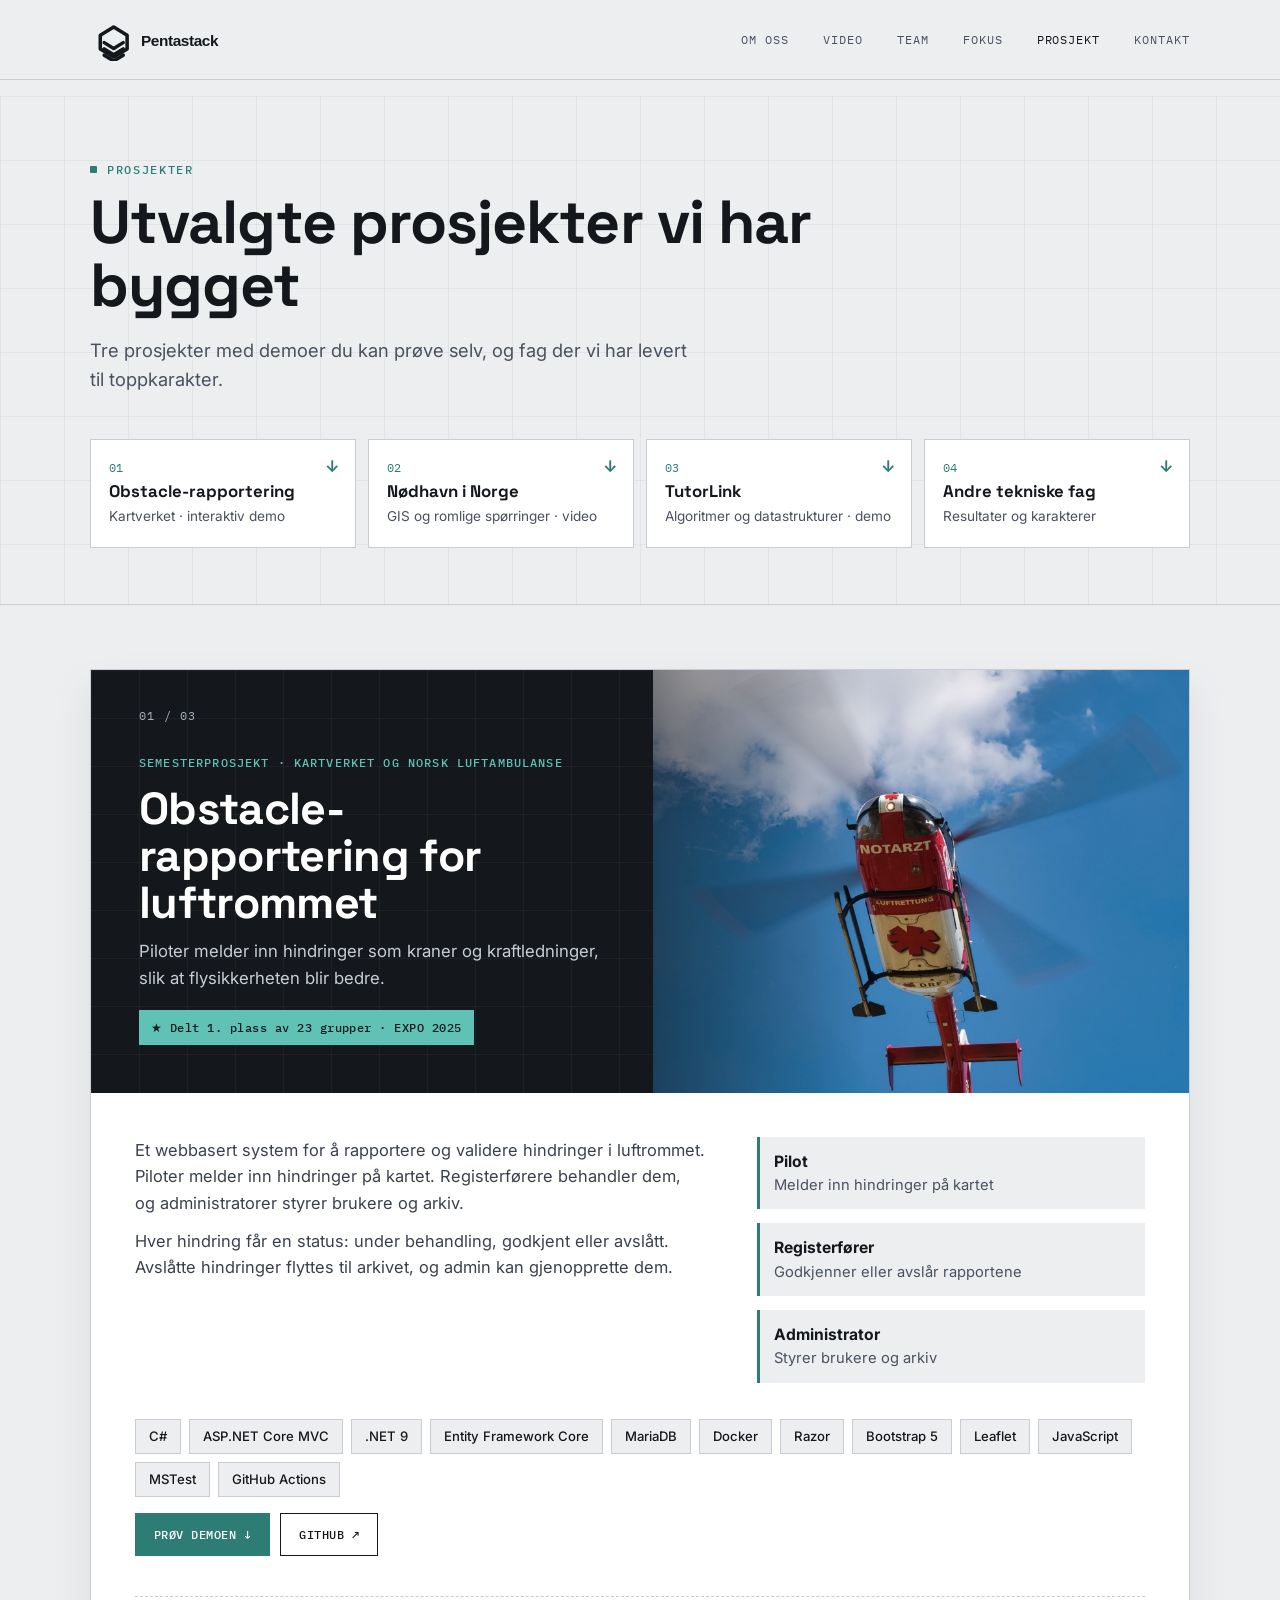
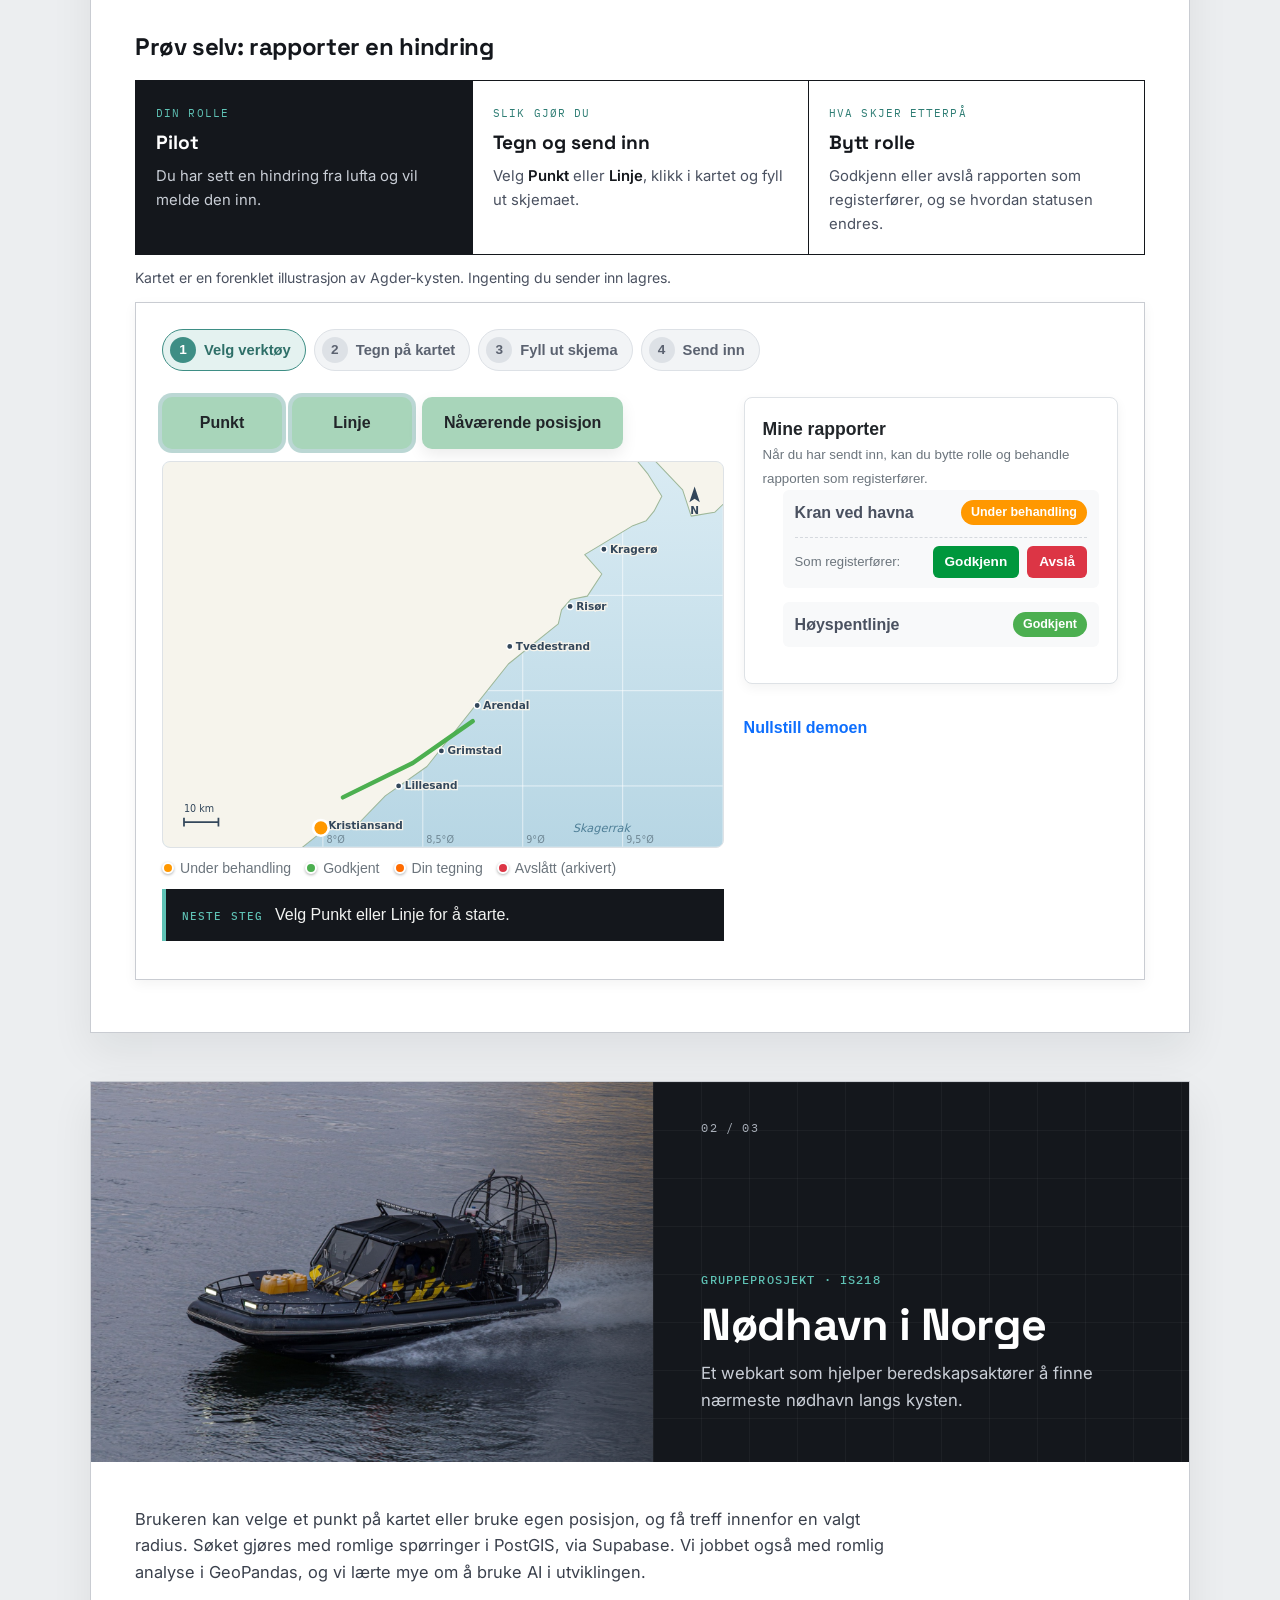
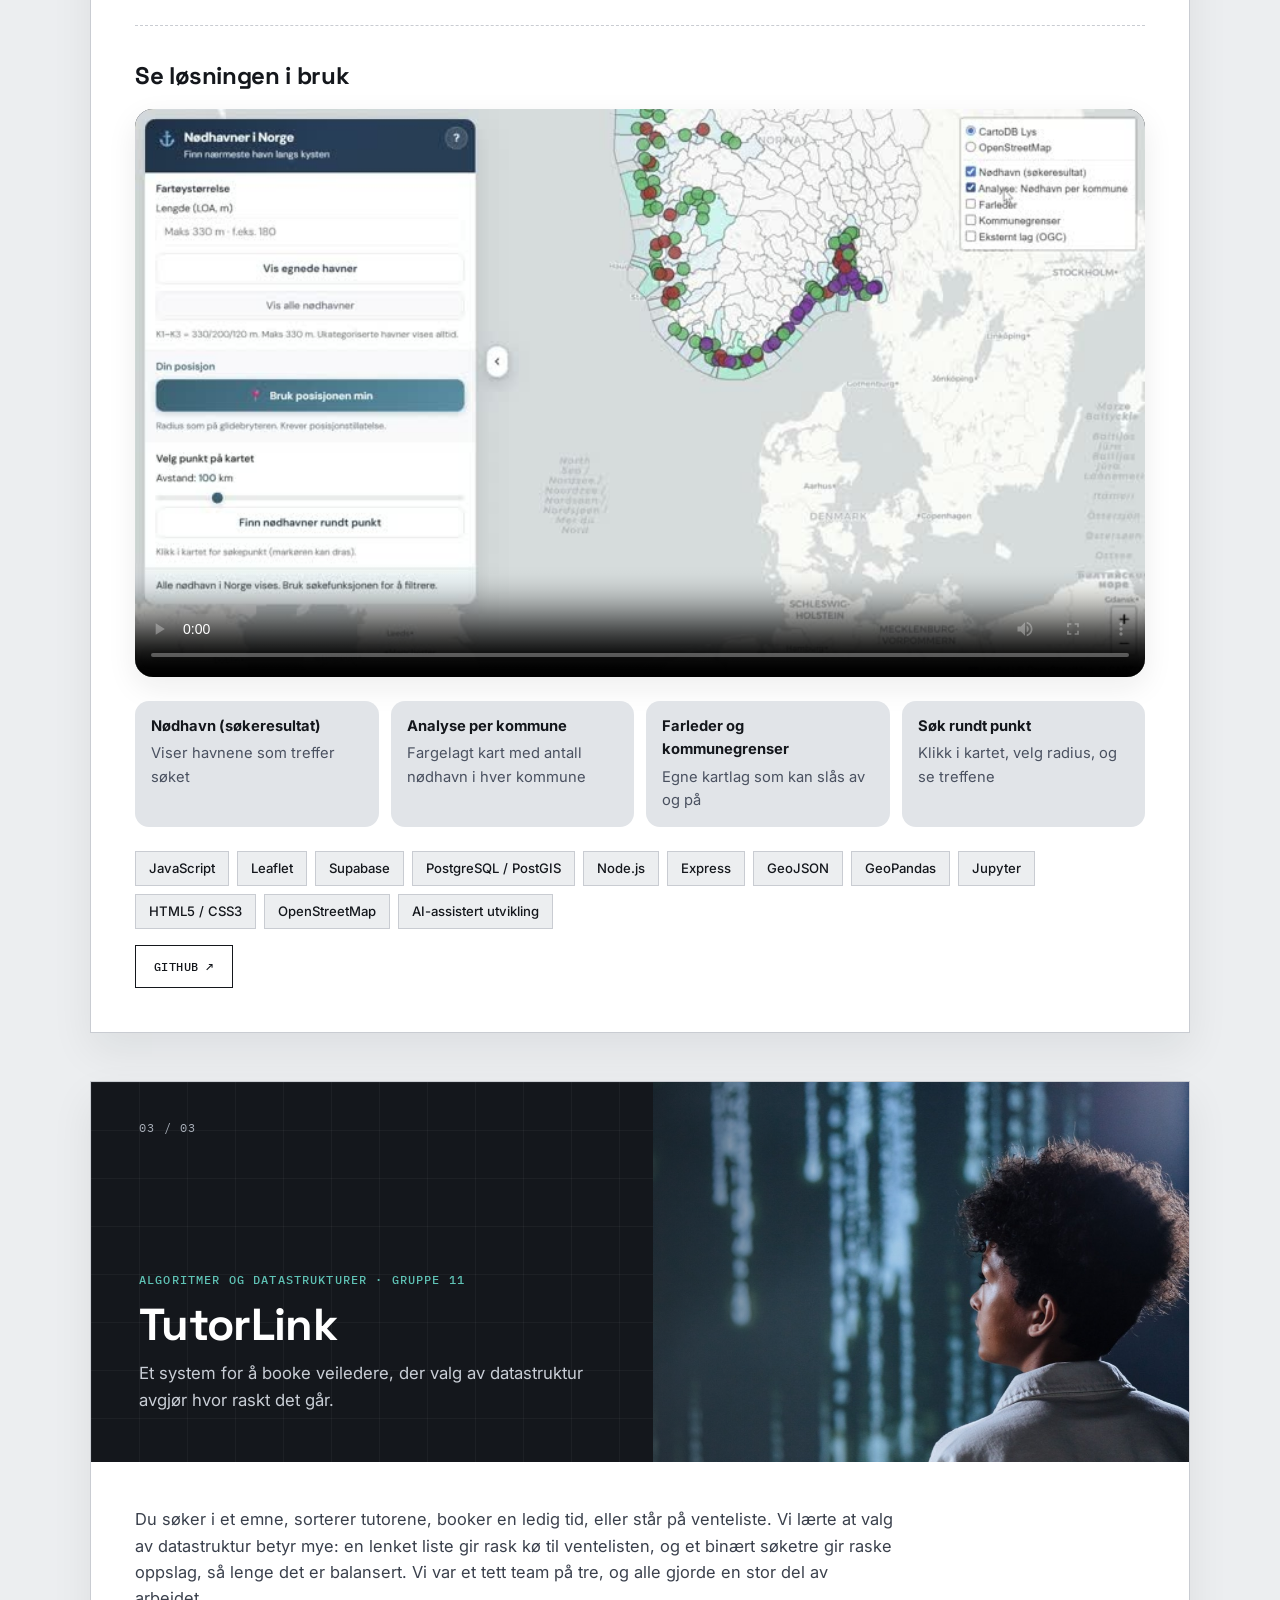
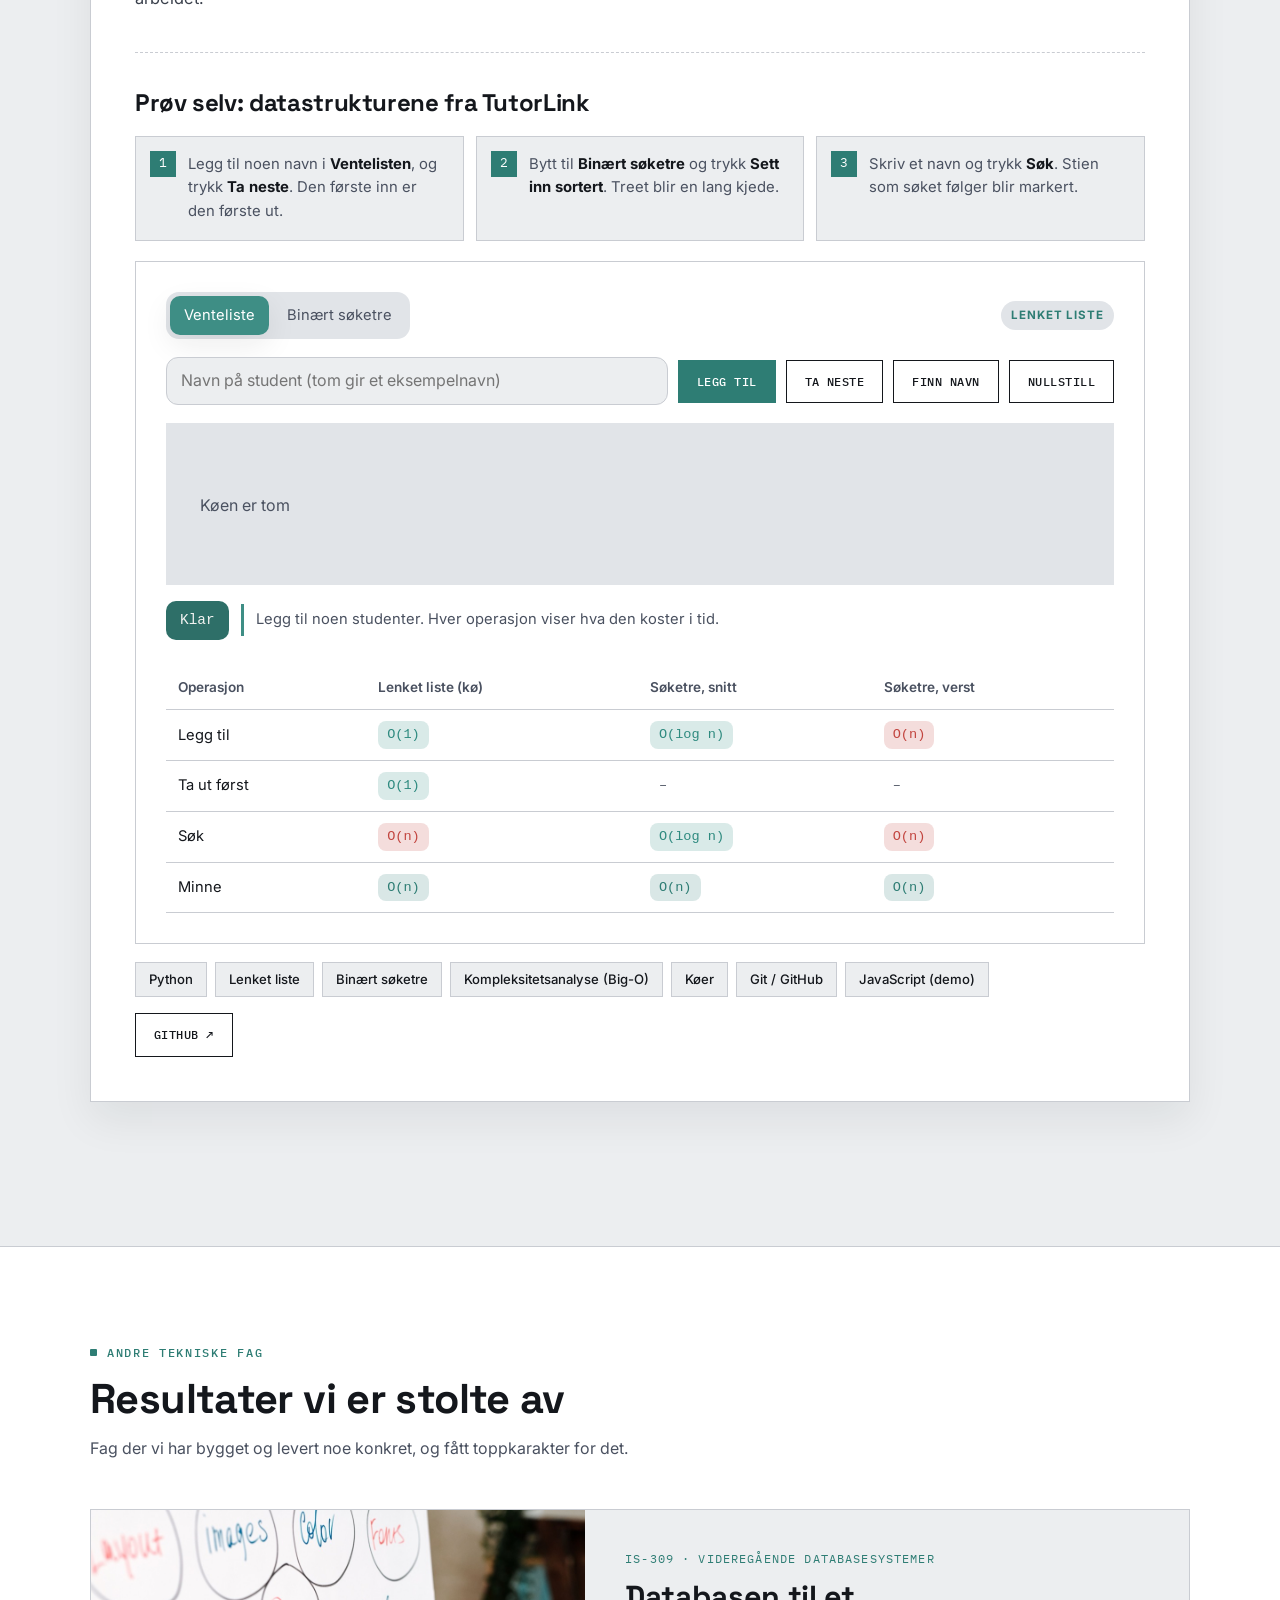
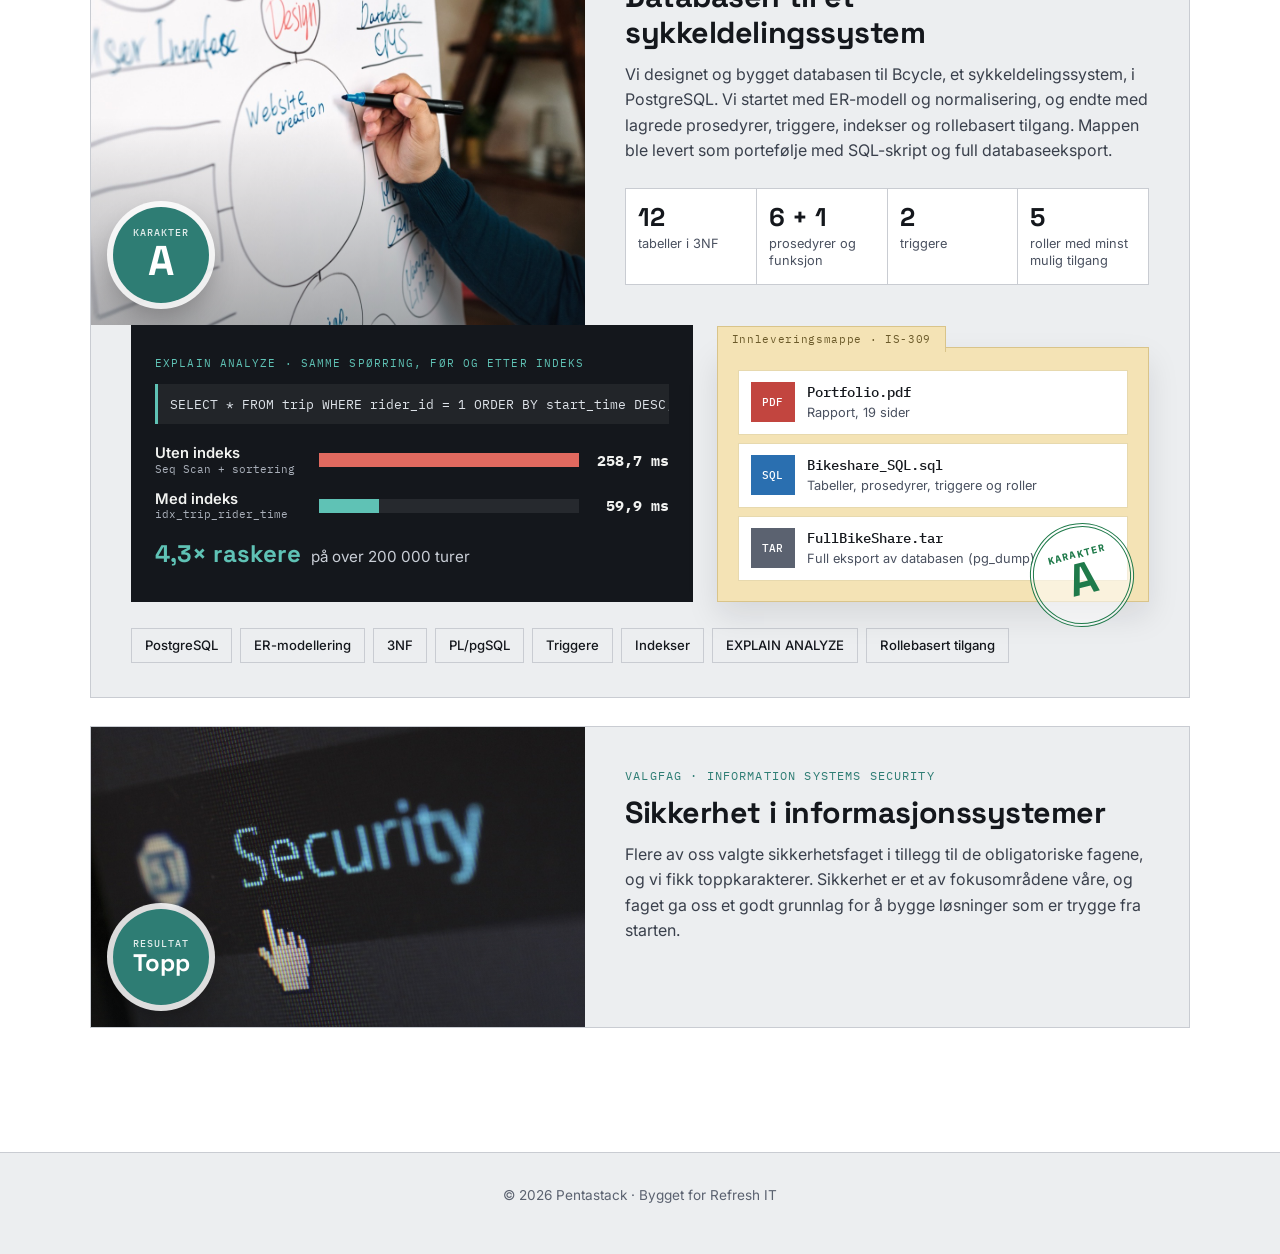
<file: prosjekt.html>
<!doctype html>
<html lang="no" data-theme="dark">
<head>
<meta charset="utf-8">
<meta name="viewport" content="width=device-width, initial-scale=1">
<title>Utvalgte prosjekter · Pentastack</title>
<meta name="description" content="Pentastack sine prosjekter: Kartverket, Nødhavn og TutorLink, med demoer, lenker til GitHub og resultater fra andre tekniske fag.">
<link rel="preconnect" href="https://fonts.googleapis.com">
<link rel="preconnect" href="https://fonts.gstatic.com" crossorigin>
<link href="https://fonts.googleapis.com/css2?family=Space+Grotesk:wght@500;600;700&family=Inter:wght@400;500;600;700&family=IBM+Plex+Mono:wght@400;500&display=swap" rel="stylesheet">
<link rel="icon" href="assets/Logo-Favi.png" type="image/png">
<link rel="stylesheet" href="assets/prosjekt.css">
</head>
<body>

<nav class="nav">
  <div class="wrap">
    <div class="nav-brand"><a href="index.html"><img src="assets/pentastack-logo.svg" alt="Pentastack"></a></div>
    <div class="nav-links">
      <a href="index.html#om">Om oss</a>
      <a href="index.html#video">Video</a>
      <a href="index.html#team">Team</a>
      <a href="index.html#fokus">Fokus</a>
      <a href="prosjekt.html" class="active" aria-current="page">Prosjekt</a>
      <a href="index.html#kontakt">Kontakt</a>
    </div>
  </div>
</nav>

<main class="page-top">

<header class="pj-hero">
  <div class="wrap">
    <p class="eyebrow">Prosjekter</p>
    <h1>Utvalgte prosjekter vi har bygget</h1>
    <p class="pj-lede">Tre prosjekter med demoer du kan prøve selv, og fag der vi har levert til toppkarakter.</p>
    <nav class="pj-index" aria-label="Hopp til prosjekt">
      <a href="#kartverket"><span>01</span><b>Obstacle-rapportering</b><small>Kartverket · interaktiv demo</small></a>
      <a href="#nodhavn"><span>02</span><b>Nødhavn i Norge</b><small>GIS og romlige spørringer · video</small></a>
      <a href="#tutorlink"><span>03</span><b>TutorLink</b><small>Algoritmer og datastrukturer · demo</small></a>
      <a href="#fag"><span>04</span><b>Andre tekniske fag</b><small>Resultater og karakterer</small></a>
    </nav>
  </div>
</header>

<section id="prosjekter">
  <div class="wrap">

<article class="proj reveal" id="kartverket">
  <div class="pj-cover">
    <div class="pj-cover-text">
      <span class="pj-num">01 / 03</span>
      <span class="meta">Semesterprosjekt · Kartverket og Norsk Luftambulanse</span>
      <h2>Obstacle-rapportering for luftrommet</h2>
      <p>Piloter melder inn hindringer som kraner og kraftledninger, slik at flysikkerheten blir bedre.</p>
      <span class="pj-award">Delt 1. plass av 23 grupper · EXPO 2025</span>
    </div>
    <figure class="pj-cover-img"><img src="assets/prosjekt/helikopter.jpg" alt="Luftambulansehelikopter sett nedenfra mot blå himmel" loading="lazy"></figure>
  </div>
  <div class="pj-body">
    <div class="pj-cols">
      <div>
        <p>Et webbasert system for å rapportere og validere hindringer i luftrommet. Piloter melder inn hindringer på kartet. Registerførere behandler dem, og administratorer styrer brukere og arkiv.</p>
        <p>Hver hindring får en status: under behandling, godkjent eller avslått. Avslåtte hindringer flyttes til arkivet, og admin kan gjenopprette dem.</p>
      </div>
      <ul class="pj-roles" aria-label="Roller i systemet">
        <li><b>Pilot</b>Melder inn hindringer på kartet</li>
        <li><b>Registerfører</b>Godkjenner eller avslår rapportene</li>
        <li><b>Administrator</b>Styrer brukere og arkiv</li>
      </ul>
    </div>
    <div class="pills"><span class="pill-tech">C#</span><span class="pill-tech">ASP.NET Core MVC</span><span class="pill-tech">.NET 9</span><span class="pill-tech">Entity Framework Core</span><span class="pill-tech">MariaDB</span><span class="pill-tech">Docker</span><span class="pill-tech">Razor</span><span class="pill-tech">Bootstrap 5</span><span class="pill-tech">Leaflet</span><span class="pill-tech">JavaScript</span><span class="pill-tech">MSTest</span><span class="pill-tech">GitHub Actions</span></div>
    <div class="proj-links">
      <a class="btn sm primary" href="#kartverket-demo">Prøv demoen ↓</a>
      <a class="btn sm" href="https://github.com/JabirMAG/kartverket-obstacle" target="_blank" rel="noopener">GitHub ↗</a>
    </div>

    <div class="demo-wrap" id="kartverket-demo">
      <h3 class="demo-title">Prøv selv: rapporter en hindring</h3>
      <div class="pj-brief">
        <div><span>Din rolle</span><b>Pilot</b><p>Du har sett en hindring fra lufta og vil melde den inn.</p></div>
        <div><span>Slik gjør du</span><b>Tegn og send inn</b><p>Velg <em>Punkt</em> eller <em>Linje</em>, klikk i kartet og fyll ut skjemaet.</p></div>
        <div><span>Hva skjer etterpå</span><b>Bytt rolle</b><p>Godkjenn eller avslå rapporten som registerfører, og se hvordan statusen endres.</p></div>
      </div>
      <p class="pj-note">Kartet er en forenklet illustrasjon av Agder-kysten. Ingenting du sender inn lagres.</p>
    <div class="kv reveal" id="kv">
      <ol class="kv-steps" aria-label="Fremdrift">
        <li data-step="1"><span>1</span>Velg verktøy</li>
        <li data-step="2"><span>2</span>Tegn på kartet</li>
        <li data-step="3"><span>3</span>Fyll ut skjema</li>
        <li data-step="4"><span>4</span>Send inn</li>
      </ol>
      <div class="kv-grid">
        <div class="kv-mapcol">
          <div class="kv-tools">
            <button class="kv-btn mint" id="kvPoint" aria-pressed="false">Punkt</button>
            <button class="kv-btn mint" id="kvLine" aria-pressed="false">Linje</button>
            <button class="kv-btn mint" id="kvHere">Nåværende posisjon</button>
            <button class="kv-btn finish" id="kvFinish" hidden>Fullfør linje</button>
            <button class="kv-btn" id="kvUndo" hidden>Angre siste punkt</button>
          </div>
          <div class="kv-map">
            <svg id="kvMap" viewBox="0 0 640 440" role="img" aria-label="Illustrasjonskart. Klikk for å tegne et punkt eller en linje."></svg>
          </div>
          <div class="kv-legend">
            <span><i style="background:#ff9800"></i>Under behandling</span>
            <span><i style="background:#4caf50"></i>Godkjent</span>
            <span><i style="background:#ff6b00"></i>Din tegning</span>
            <span><i style="background:#dc3545"></i>Avslått (arkivert)</span>
          </div>
          <p class="kv-hint" id="kvHint"><b>Neste steg</b><span id="kvHintText">Velg Punkt eller Linje for å starte.</span></p>
        </div>

        <div class="kv-side">
          <div class="kv-card" id="kvFormCard" hidden>
            <div class="kv-card-head">
              <b>Registrer en hindring</b>
              <small>Fyll inn hindringens detaljer nedenfor.</small>
            </div>
            <form id="kvForm" novalidate>
              <p class="kv-warn" id="kvWarn" hidden><strong>⚠ Advarsel:</strong> <span id="kvWarnText"></span></p>
              <label class="kv-field">Hindringens navn
                <input id="kvName" maxlength="60" placeholder="f.eks. Høyspentledning, kran">
              </label>
              <label class="kv-field">Høyde (meter)
                <input id="kvHeight" type="number" step="0.01" min="0" placeholder="f.eks. 2,5">
              </label>
              <label class="kv-field">Beskrivelse
                <textarea id="kvDesc" rows="3" maxlength="300" placeholder="Beskriv hindringen, plassering, materiale osv."></textarea>
              </label>
              <p class="kv-err" id="kvErr" role="alert"></p>
              <div class="kv-actions">
                <button type="button" class="kv-btn red" id="kvCancel">Avbryt</button>
                <button type="button" class="kv-btn orange" id="kvQuick">Hurtigknapp</button>
                <button type="submit" class="kv-btn green">Send inn</button>
              </div>
              <p class="kv-note">Hurtigknappen lagrer bare posisjonen. Du kan fylle ut resten senere.</p>
            </form>
          </div>

          <div class="kv-card">
            <div class="kv-card-head"><b>Mine rapporter</b><small>Når du har sendt inn, kan du bytte rolle og behandle rapporten som registerfører.</small></div>
            <ul class="kv-list" id="kvList"></ul>
          </div>

          <ol class="kv-log" id="kvLog" aria-live="polite"></ol>
          <button class="kv-link" id="kvReset">Nullstill demoen</button>
        </div>
      </div>
    </div>
    </div>
  </div>
</article>

<article class="proj reveal flip" id="nodhavn">
  <div class="pj-cover">
    <div class="pj-cover-text">
      <span class="pj-num">02 / 03</span>
      <span class="meta">Gruppeprosjekt · IS218</span>
      <h2>Nødhavn i Norge</h2>
      <p>Et webkart som hjelper beredskapsaktører å finne nærmeste nødhavn langs kysten.</p>
    </div>
    <figure class="pj-cover-img"><img src="assets/prosjekt/nodhavn-bat.jpg" alt="Luftputebåt i fart på havet i skumringen" loading="lazy"></figure>
  </div>
  <div class="pj-body">
    <p>Brukeren kan velge et punkt på kartet eller bruke egen posisjon, og få treff innenfor en valgt radius. Søket gjøres med romlige spørringer i PostGIS, via Supabase. Vi jobbet også med romlig analyse i GeoPandas, og vi lærte mye om å bruke AI i utviklingen.</p>
    <div class="demo-wrap">
      <h3 class="demo-title">Se løsningen i bruk</h3>
      <div class="video-frame">
        <video controls playsinline preload="metadata" poster="assets/nodhavn-poster.jpg">
          <source src="assets/nodhavn-demo.mp4" type="video/mp4">
          Nettleseren din støtter ikke video.
        </video>
      </div>
      <ul class="layer-list">
        <li><b>Nødhavn (søkeresultat)</b>Viser havnene som treffer søket</li>
        <li><b>Analyse per kommune</b>Fargelagt kart med antall nødhavn i hver kommune</li>
        <li><b>Farleder og kommunegrenser</b>Egne kartlag som kan slås av og på</li>
        <li><b>Søk rundt punkt</b>Klikk i kartet, velg radius, og se treffene</li>
      </ul>
    </div>
    <div class="pills"><span class="pill-tech">JavaScript</span><span class="pill-tech">Leaflet</span><span class="pill-tech">Supabase</span><span class="pill-tech">PostgreSQL / PostGIS</span><span class="pill-tech">Node.js</span><span class="pill-tech">Express</span><span class="pill-tech">GeoJSON</span><span class="pill-tech">GeoPandas</span><span class="pill-tech">Jupyter</span><span class="pill-tech">HTML5 / CSS3</span><span class="pill-tech">OpenStreetMap</span><span class="pill-tech">AI-assistert utvikling</span></div>
    <div class="proj-links">
      <a class="btn sm" href="https://github.com/FanuelHab/Geografiske-informasjonssystem-og-AI-prosjekt" target="_blank" rel="noopener">GitHub ↗</a>
    </div>
  </div>
</article>

<article class="proj reveal" id="tutorlink">
  <div class="pj-cover">
    <div class="pj-cover-text">
      <span class="pj-num">03 / 03</span>
      <span class="meta">Algoritmer og datastrukturer · Gruppe 11</span>
      <h2>TutorLink</h2>
      <p>Et system for å booke veiledere, der valg av datastruktur avgjør hvor raskt det går.</p>
    </div>
    <figure class="pj-cover-img"><img src="assets/prosjekt/data-algoritmer.jpg" alt="Person som ser på en skjerm med fallende kode" loading="lazy"></figure>
  </div>
  <div class="pj-body">
    <p>Du søker i et emne, sorterer tutorene, booker en ledig tid, eller står på venteliste. Vi lærte at valg av datastruktur betyr mye: en lenket liste gir rask kø til ventelisten, og et binært søketre gir raske oppslag, så lenge det er balansert. Vi var et tett team på tre, og alle gjorde en stor del av arbeidet.</p>
    <div class="demo-wrap">
      <h3 class="demo-title">Prøv selv: datastrukturene fra TutorLink</h3>
      <ol class="pj-try">
        <li>Legg til noen navn i <b>Ventelisten</b>, og trykk <b>Ta neste</b>. Den første inn er den første ut.</li>
        <li>Bytt til <b>Binært søketre</b> og trykk <b>Sett inn sortert</b>. Treet blir en lang kjede.</li>
        <li>Skriv et navn og trykk <b>Søk</b>. Stien som søket følger blir markert.</li>
      </ol>
    <div class="demo-shell reveal">
      <div class="demo-head">
        <div class="seg" role="tablist" aria-label="Velg datastruktur">
          <button role="tab" aria-selected="true" aria-controls="panel-queue" data-tab="queue">Venteliste</button>
          <button role="tab" aria-selected="false" aria-controls="panel-bst" data-tab="bst">Binært søketre</button>
        </div>
        <span class="pill" id="tabPill">Lenket liste</span>
      </div>

      <div id="panel-queue" role="tabpanel">
        <div class="toolbar">
          <input id="qName" class="field" placeholder="Navn på student (tom gir et eksempelnavn)" aria-label="Navn på student">
          <button class="btn primary sm" id="qAdd">Legg til</button>
          <button class="btn sm" id="qNext">Ta neste</button>
          <button class="btn sm" id="qFind">Finn navn</button>
          <button class="btn sm" id="qReset">Nullstill</button>
        </div>
        <div class="stage">
          <div class="qtrack" id="qView" aria-live="polite"></div>
        </div>
        <div class="readout">
          <span class="bigo" id="qBigo">Klar</span>
          <div class="log" id="qLog">Legg til noen studenter. Hver operasjon viser hva den koster i tid.</div>
        </div>
      </div>

      <div id="panel-bst" role="tabpanel" hidden>
        <div class="toolbar">
          <input id="bKey" class="field" placeholder="Navn, f.eks. Mina" aria-label="Navn til søketreet">
          <button class="btn primary sm" id="bInsert">Sett inn</button>
          <button class="btn sm" id="bSearch">Søk</button>
          <button class="btn sm" id="bSorted">Sett inn sortert</button>
          <button class="btn sm" id="bReset">Nullstill</button>
        </div>
        <div class="stage">
          <div class="tree-stage" id="bView" aria-live="polite"></div>
        </div>
        <div class="readout">
          <span class="bigo" id="bBigo">Klar</span>
          <div class="log" id="bLog">Prøv «Sett inn sortert». Treet blir en kjede, og da mister vi O(log n).</div>
        </div>
      </div>

      <div class="complexity">
        <table>
          <thead>
            <tr><th>Operasjon</th><th>Lenket liste (kø)</th><th>Søketre, snitt</th><th>Søketre, verst</th></tr>
          </thead>
          <tbody>
            <tr><td>Legg til</td><td><span class="cx good">O(1)</span></td><td><span class="cx good">O(log n)</span></td><td><span class="cx bad">O(n)</span></td></tr>
            <tr><td>Ta ut først</td><td><span class="cx good">O(1)</span></td><td><span class="cx none">–</span></td><td><span class="cx none">–</span></td></tr>
            <tr><td>Søk</td><td><span class="cx bad">O(n)</span></td><td><span class="cx good">O(log n)</span></td><td><span class="cx bad">O(n)</span></td></tr>
            <tr><td>Minne</td><td><span class="cx mid">O(n)</span></td><td><span class="cx mid">O(n)</span></td><td><span class="cx mid">O(n)</span></td></tr>
          </tbody>
        </table>
      </div>
    </div>
    </div>
    <div class="pills"><span class="pill-tech">Python</span><span class="pill-tech">Lenket liste</span><span class="pill-tech">Binært søketre</span><span class="pill-tech">Kompleksitetsanalyse (Big-O)</span><span class="pill-tech">Køer</span><span class="pill-tech">Git / GitHub</span><span class="pill-tech">JavaScript (demo)</span></div>
    <div class="proj-links">
      <a class="btn sm" href="https://github.com/erzamalici/algoritms-and-data-structures-gruppe-11" target="_blank" rel="noopener">GitHub ↗</a>
    </div>
  </div>
</article>
  </div>
</section>

<section id="fag" class="fag">
  <div class="wrap">
    <p class="eyebrow">Andre tekniske fag</p>
    <h2 class="section-title">Resultater vi er stolte av</h2>
    <p class="section-intro">Fag der vi har bygget og levert noe konkret, og fått toppkarakter for det.</p>

    <article class="fag-card reveal" id="database">
      <figure class="fag-img">
        <img src="assets/prosjekt/database-tavle.jpg" alt="Hånd som tegner en databasemodell på en tavle" loading="lazy">
        <span class="grade-seal" aria-label="Karakter A"><small>Karakter</small>A</span>
      </figure>
      <div class="fag-body">
        <span class="meta">IS-309 · Videregående databasesystemer</span>
        <h3>Databasen til et sykkeldelingssystem</h3>
        <p>Vi designet og bygget databasen til Bcycle, et sykkeldelingssystem, i PostgreSQL. Vi startet med ER-modell og normalisering, og endte med lagrede prosedyrer, triggere, indekser og rollebasert tilgang. Mappen ble levert som portefølje med SQL-skript og full databaseeksport.</p>
        <dl class="fag-stats">
          <div><dt>12</dt><dd>tabeller i 3NF</dd></div>
          <div><dt>6 + 1</dt><dd>prosedyrer og funksjon</dd></div>
          <div><dt>2</dt><dd>triggere</dd></div>
          <div><dt>5</dt><dd>roller med minst mulig tilgang</dd></div>
        </dl>
      </div>

      <div class="fag-extra">
        <div class="perf" id="perf">
          <span class="perf-label">EXPLAIN ANALYZE · samme spørring, før og etter indeks</span>
          <code class="perf-sql">SELECT * FROM trip WHERE rider_id = 1 ORDER BY start_time DESC;</code>
          <div class="perf-row">
            <span>Uten indeks <small>Seq Scan + sortering</small></span>
            <div class="perf-bar"><i class="slow" style="--w:100%"></i></div>
            <b>258,7 ms</b>
          </div>
          <div class="perf-row">
            <span>Med indeks <small>idx_trip_rider_time</small></span>
            <div class="perf-bar"><i class="fast" style="--w:23.2%"></i></div>
            <b>59,9 ms</b>
          </div>
          <p class="perf-result"><strong>4,3× raskere</strong> på over 200 000 turer</p>
        </div>

        <div class="folder" aria-label="Innleveringsmappen">
          <div class="folder-tab">Innleveringsmappe · IS-309</div>
          <ul class="folder-files">
            <li><span class="ft pdf">PDF</span><b>Portfolio.pdf</b><small>Rapport, 19 sider</small></li>
            <li><span class="ft sql">SQL</span><b>Bikeshare_SQL.sql</b><small>Tabeller, prosedyrer, triggere og roller</small></li>
            <li><span class="ft tar">TAR</span><b>FullBikeShare.tar</b><small>Full eksport av databasen (pg_dump)</small></li>
          </ul>
          <div class="stamp" aria-hidden="true"><span>Karakter</span>A</div>
        </div>
      </div>
      <div class="pills fag-pills"><span class="pill-tech">PostgreSQL</span><span class="pill-tech">ER-modellering</span><span class="pill-tech">3NF</span><span class="pill-tech">PL/pgSQL</span><span class="pill-tech">Triggere</span><span class="pill-tech">Indekser</span><span class="pill-tech">EXPLAIN ANALYZE</span><span class="pill-tech">Rollebasert tilgang</span></div>
    </article>

    <article class="fag-card fag-small reveal" id="sikkerhet">
      <figure class="fag-img">
        <img src="assets/prosjekt/sikkerhet.jpg" alt="Nærbilde av ordet Security på en skjerm" loading="lazy">
        <span class="grade-seal" aria-label="Toppkarakter"><small>Resultat</small>Topp</span>
      </figure>
      <div class="fag-body">
        <span class="meta">Valgfag · Information Systems Security</span>
        <h3>Sikkerhet i informasjonssystemer</h3>
        <p>Flere av oss valgte sikkerhetsfaget i tillegg til de obligatoriske fagene, og vi fikk toppkarakterer. Sikkerhet er et av fokusområdene våre, og faget ga oss et godt grunnlag for å bygge løsninger som er trygge fra starten.</p>
      </div>
    </article>
  </div>
</section>

</main>

<footer>© <span id="year"></span> Pentastack · Bygget for Refresh IT</footer>

<script src="assets/prosjekt.js"></script>
<script src="assets/kart-agder.js"></script>
<script>
(() => {
  const esc = (s) => String(s).replace(/[&<>"']/g, c => ({ '&': '&amp;', '<': '&lt;', '>': '&gt;', '"': '&quot;', "'": '&#39;' }[c]));
  const $ = (s) => document.querySelector(s);

  // Tabs
  const tabs = document.querySelectorAll('[role="tab"]');
  tabs.forEach(t => t.addEventListener('click', () => {
    tabs.forEach(o => o.setAttribute('aria-selected', String(o === t)));
    const isQueue = t.dataset.tab === 'queue';
    $('#panel-queue').hidden = !isQueue;
    $('#panel-bst').hidden = isQueue;
    $('#tabPill').textContent = isQueue ? 'Lenket liste' : 'Binært søketre';
  }));

  // ---- Lenket kø (speiler LinkedList/Queue i TutorLink) ----
  class QNode { constructor(value) { this.value = value; this.next = null; } }
  class LinkedQueue {
    constructor() { this.head = null; this.tail = null; this.size = 0; }
    enqueue(value) {
      const n = new QNode(value);
      if (!this.head) { this.head = this.tail = n; } else { this.tail.next = n; this.tail = n; }
      this.size++;
    }
    dequeue() {
      if (!this.head) return null;
      const v = this.head.value;
      this.head = this.head.next;
      if (!this.head) this.tail = null;
      this.size--;
      return v;
    }
    find(name) {
      let steps = 0, cur = this.head;
      while (cur) {
        steps++;
        if (cur.value === name) return { index: steps - 1, steps };
        cur = cur.next;
      }
      return { index: -1, steps };
    }
    toArray() { const out = []; for (let c = this.head; c; c = c.next) out.push(c.value); return out; }
  }

  const q = new LinkedQueue();
  const sampleNames = ['Nora', 'Elias', 'Mina', 'Jon', 'Sara', 'Ali', 'Ingrid'];
  let sampleIndex = 0;
  const qView = $('#qView');
  const qLog = $('#qLog');
  const qBigo = $('#qBigo');

  function renderQueue(hitIndex = -1) {
    const items = q.toArray();
    if (!items.length) { qView.innerHTML = '<div class="qempty">Køen er tom</div>'; return; }
    qView.innerHTML = items.map((name, i) => {
      const hit = i === hitIndex ? ' hit' : '';
      const tags = (i === 0 ? '<span class="qtag top">FORAN</span>' : '') + (i === items.length - 1 ? '<span class="qtag bot">BAKERST</span>' : '');
      const cell = `<div class="qcell"><div class="qcard c${i % 5}${hit}">${esc(name)}${tags}</div></div>`;
      return i < items.length - 1 ? cell + '<span class="qarrow">→</span>' : cell;
    }).join('');
  }

  const setBigo = (el, op, cost) => { el.innerHTML = `${esc(op)} · <b>${esc(cost)}</b>`; };

  $('#qAdd').addEventListener('click', () => {
    let name = $('#qName').value.trim();
    if (!name) { name = sampleNames[sampleIndex++ % sampleNames.length]; }
    q.enqueue(name);
    $('#qName').value = '';
    renderQueue();
    setBigo(qBigo, 'enqueue', 'O(1)');
    qLog.innerHTML = `La til <strong>${esc(name)}</strong> bakerst. Vi har en peker til halen, så vi trenger ikke å gå gjennom køen. Køen har nå ${q.size} elementer.`;
  });

  $('#qNext').addEventListener('click', () => {
    if (!q.size) { qLog.textContent = 'Køen er tom.'; return; }
    const name = q.dequeue();
    renderQueue();
    setBigo(qBigo, 'dequeue', 'O(1)');
    qLog.innerHTML = `Tok ut <strong>${esc(name)}</strong> forrest. Vi flytter bare hode-pekeren, så det tar konstant tid.`;
  });

  $('#qFind').addEventListener('click', () => {
    const name = $('#qName').value.trim();
    if (!name) { qLog.textContent = 'Skriv et navn i feltet for å søke.'; return; }
    const r = q.find(name);
    renderQueue(r.index);
    setBigo(qBigo, 'find', 'O(n)');
    qLog.innerHTML = r.index >= 0
      ? `Fant <strong>${esc(name)}</strong> på plass ${r.index + 1} etter ${r.steps} steg. I verste fall må vi gå gjennom hele listen.`
      : `Fant ikke <strong>${esc(name)}</strong>. Vi sjekket alle ${r.steps} elementene.`;
  });

  $('#qReset').addEventListener('click', () => {
    while (q.size) q.dequeue();
    sampleIndex = 0;
    renderQueue();
    setBigo(qBigo, 'Klar', '');
    qLog.textContent = 'Køen er nullstilt.';
  });

  renderQueue();

  // ---- Binært søketre (speiler BST i TutorLink) ----
  class BSTNode { constructor(key) { this.key = key; this.left = null; this.right = null; } }
  class BST {
    constructor() { this.root = null; }
    insert(key) {
      if (!this.root) { this.root = new BSTNode(key); return 'ok'; }
      let cur = this.root;
      for (;;) {
        if (key === cur.key) return 'exists';
        const side = key < cur.key ? 'left' : 'right';
        if (!cur[side]) { cur[side] = new BSTNode(key); return 'ok'; }
        cur = cur[side];
      }
    }
    search(key) {
      const path = [];
      let cur = this.root;
      while (cur) {
        path.push(cur.key);
        if (key === cur.key) return { found: true, path };
        cur = key < cur.key ? cur.left : cur.right;
      }
      return { found: false, path };
    }
    depth() { const d = n => (n ? 1 + Math.max(d(n.left), d(n.right)) : 0); return d(this.root); }
    // Inorder gir x-posisjon, dybde gir y-posisjon
    layout() {
      const out = []; let i = 0;
      const walk = (n, depth) => {
        if (!n) return;
        walk(n.left, depth + 1);
        out.push({ key: n.key, x: i++, y: depth, left: n.left && n.left.key, right: n.right && n.right.key });
        walk(n.right, depth + 1);
      };
      walk(this.root, 0);
      return out;
    }
  }

  const tree = new BST();
  const bView = $('#bView');
  const bLog = $('#bLog');
  const bBigo = $('#bBigo');
  const GAP = 60, PAD = 28, R = 20, LEVEL = 74;
  const DEPTH_COLORS = ['#1e5fa8', '#2f7fd1', '#4fa3e8', '#7bbcf0', '#2a6fb0'];

  function renderTree(path = [], found = false) {
    const pos = tree.layout();
    if (!pos.length) { bView.innerHTML = '<div class="stage-empty">Treet er tomt. Sett inn et navn for å starte.</div>'; return; }
    const byKey = new Map(pos.map(p => [p.key, p]));
    const w = Math.max(360, pos.length * GAP + PAD * 2);
    const h = tree.depth() * LEVEL + PAD * 2;
    const X = p => PAD + p.x * GAP + GAP / 2;
    const Y = p => PAD + p.y * LEVEL + R;
    const onPath = new Set(path);
    const pathEdge = (a, b) => {
      const ia = path.indexOf(a), ib = path.indexOf(b);
      return ia >= 0 && ib >= 0 && Math.abs(ia - ib) === 1;
    };
    let svg = `<svg width="${w}" height="${h}" viewBox="0 0 ${w} ${h}" role="img" aria-label="Binært søketre">`;
    pos.forEach(p => {
      [p.left, p.right].forEach(childKey => {
        if (!childKey) return;
        const c = byKey.get(childKey);
        const on = pathEdge(p.key, childKey) ? ' class="on"' : '';
        svg += `<line${on} x1="${X(p)}" y1="${Y(p)}" x2="${X(c)}" y2="${Y(c)}"/>`;
      });
    });
    pos.forEach(p => {
      let cls = '';
      if (onPath.has(p.key)) cls = found && p.key === path[path.length - 1] ? 'found' : 'path';
      svg += `<circle class="${cls}" style="--c:${DEPTH_COLORS[p.y % DEPTH_COLORS.length]}" cx="${X(p)}" cy="${Y(p)}" r="${R}"/>`;
      svg += `<text x="${X(p)}" y="${Y(p)}">${esc(p.key)}</text>`;
    });
    svg += '</svg>';
    bView.innerHTML = svg;
  }

  $('#bInsert').addEventListener('click', () => {
    const name = $('#bKey').value.trim();
    if (!name) { bLog.textContent = 'Skriv et navn først.'; return; }
    const r = tree.insert(name);
    $('#bKey').value = '';
    renderTree();
    setBigo(bBigo, 'insert', 'O(log n) snitt');
    bLog.innerHTML = r === 'exists'
      ? `<strong>${esc(name)}</strong> finnes allerede, så verdien ble bare oppdatert.`
      : `Satte inn <strong>${esc(name)}</strong>. Treet har nå dybde ${tree.depth()}.`;
  });

  $('#bSearch').addEventListener('click', () => {
    const name = $('#bKey').value.trim();
    if (!name) { bLog.textContent = 'Skriv navnet du vil søke etter i feltet.'; return; }
    const r = tree.search(name);
    renderTree(r.path, r.found);
    setBigo(bBigo, 'search', `${r.path.length} steg`);
    bLog.innerHTML = `Søk etter <strong>${esc(name)}</strong> brukte ${r.path.length} steg. ${r.found ? 'Fant navnet.' : 'Fant ikke navnet.'} Det er O(log n) i snitt, men O(n) hvis treet er en kjede.`;
  });

  $('#bSorted').addEventListener('click', () => {
    const names = ['Ada', 'Bjørn', 'Cecilie', 'Dan', 'Eva', 'Fredrik'];
    names.forEach(n => tree.insert(n));
    renderTree();
    setBigo(bBigo, 'dybde', String(tree.depth()));
    bLog.innerHTML = `Satte inn navnene i sortert rekkefølge. Dybden er nå ${tree.depth()}, altså like mange nivåer som elementer. Treet er blitt en kjede, og søk tar O(n).`;
  });

  $('#bReset').addEventListener('click', () => {
    tree.root = null;
    renderTree();
    setBigo(bBigo, 'Klar', '');
    bLog.textContent = 'Treet er nullstilt. Prøv å sette inn navn i tilfeldig rekkefølge, og sammenlign med sortert innsetting.';
  });

  renderTree();
})();
</script>
<script>
(() => {
  // Hindringsrapportering (forenklet etter Kartverket-prosjektet: punkt/linje, skjema, statuser)
  const NS = 'http://www.w3.org/2000/svg';
  const C = { 1: '#ff9800', 2: '#4caf50', 3: '#dc3545', draft: '#ff6b00' };
  const STATUS_TEXT = { 1: 'Under behandling', 2: 'Godkjent', 3: 'Avslått' };
  const SNAP = 14; // piksler, tilsvarer ca. 10 m i systemet
  const esc = (s) => String(s).replace(/[&<>"']/g, c => ({ '&': '&amp;', '<': '&lt;', '>': '&gt;', '"': '&quot;', "'": '&#39;' }[c]));
  const $ = (s) => document.querySelector(s);

  const svg = $('#kvMap');
  const el = (name, attrs = {}) => { const e = document.createElementNS(NS, name); for (const k in attrs) e.setAttribute(k, attrs[k]); return e; };

  // Kart over Agder-kysten: ekte kystlinje, rutenett, steder og målestokk
  const LON0 = 7.2, LON1 = 10.0, LAT0 = 58.1, LAT1 = 59.1;
  const KM_LON = 111.32 * Math.cos(((LAT0 + LAT1) / 2) * Math.PI / 180), KM_LAT = 110.6;
  const S = 640 / ((LON1 - LON0) * KM_LON); // piksler per km
  const P = (lon, lat) => [(lon - LON0) * KM_LON * S, (LAT1 - lat) * KM_LAT * S];
  const nb = (n) => (Number.isInteger(n) ? String(n) : n.toFixed(1)).replace('.', ',');

  const defs = el('defs');
  const grad = el('linearGradient', { id: 'kvSea', x1: 0, y1: 0, x2: 0, y2: 1 });
  grad.appendChild(el('stop', { offset: '0', 'stop-color': '#d9ebf3' }));
  grad.appendChild(el('stop', { offset: '1', 'stop-color': '#b7d6e4' }));
  defs.appendChild(grad);
  svg.appendChild(defs);
  svg.appendChild(el('rect', { x: 0, y: 0, width: 640, height: 440, fill: 'url(#kvSea)' }));

  // Rutenett med koordinater
  const grat = el('g', { stroke: '#ffffff', 'stroke-width': 1, 'stroke-opacity': .7 });
  [7.5, 8, 8.5, 9, 9.5].forEach(lon => {
    const x = P(lon, LAT0)[0];
    grat.appendChild(el('line', { x1: x, y1: 0, x2: x, y2: 440 }));
  });
  [58.25, 58.5, 58.75].forEach(lat => {
    const y = P(LON0, lat)[1];
    grat.appendChild(el('line', { x1: 0, y1: y, x2: 640, y2: y }));
  });
  svg.appendChild(grat);
  [7.5, 8, 8.5, 9, 9.5].forEach(lon => {
    const t = el('text', { x: P(lon, LAT0)[0] + 4, y: 436, fill: '#6f8794', 'font-size': 11, 'font-family': 'system-ui, sans-serif' });
    t.textContent = nb(lon) + '°Ø'; svg.appendChild(t);
  });
  [58.25, 58.5, 58.75].forEach(lat => {
    const t = el('text', { x: 6, y: P(LON0, lat)[1] - 4, fill: '#6f8794', 'font-size': 11, 'font-family': 'system-ui, sans-serif' });
    t.textContent = nb(lat) + '°N'; svg.appendChild(t);
  });

  // Landområder (kystlinje)
  const landD = (window.KART_AGDER || []).map(ring =>
    'M' + ring.map(([lon, lat]) => P(lon, lat).map(v => v.toFixed(1)).join(' ')).join('L') + 'Z'
  ).join(' ');
  svg.appendChild(el('path', { d: landD, fill: '#f6f4ec', stroke: '#9fb89a', 'stroke-width': 1.2, 'stroke-linejoin': 'round' }));

  // Steder
  const CITIES = [
    ['Kristiansand', 7.996, 58.147], ['Lillesand', 8.379, 58.250], ['Grimstad', 8.593, 58.342],
    ['Arendal', 8.772, 58.461], ['Tvedestrand', 8.935, 58.616], ['Risør', 9.237, 58.721], ['Kragerø', 9.406, 58.871],
  ];
  CITIES.forEach(([name, lon, lat]) => {
    const [x, y] = P(lon, lat);
    svg.appendChild(el('circle', { cx: x, cy: y, r: 3.5, fill: '#33475b', stroke: '#fff', 'stroke-width': 1.5 }));
    const t = el('text', { x: x + 7, y: y + 4, fill: '#33475b', 'font-size': 12, 'font-weight': 600, 'font-family': 'system-ui, sans-serif', stroke: '#f6f4ec', 'stroke-width': 3, 'paint-order': 'stroke' });
    t.textContent = name; svg.appendChild(t);
  });
  const [sx, sy] = P(9.25, 58.13);
  const sea = el('text', { x: sx, y: sy, fill: '#4f7f97', 'font-size': 13, 'font-style': 'italic', 'font-family': 'system-ui, sans-serif' });
  sea.textContent = 'Skagerrak'; svg.appendChild(sea);

  // Målestokk og nordpil
  const sb = el('g', { stroke: '#33475b', 'stroke-width': 2 });
  sb.appendChild(el('line', { x1: 24, y1: 412, x2: 24 + 10 * S, y2: 412 }));
  sb.appendChild(el('line', { x1: 24, y1: 407, x2: 24, y2: 417 }));
  sb.appendChild(el('line', { x1: 24 + 10 * S, y1: 407, x2: 24 + 10 * S, y2: 417 }));
  svg.appendChild(sb);
  const sbl = el('text', { x: 24, y: 400, fill: '#33475b', 'font-size': 11, 'font-family': 'system-ui, sans-serif' });
  sbl.textContent = '10 km'; svg.appendChild(sbl);
  const north = el('g', { fill: '#33475b' });
  north.appendChild(el('path', { d: 'M608 28 L614 46 L608 42 L602 46 Z' }));
  const nt = el('text', { x: 608, y: 60, 'text-anchor': 'middle', 'font-size': 12, 'font-weight': 700, 'font-family': 'system-ui, sans-serif', fill: '#33475b' });
  nt.textContent = 'N'; north.appendChild(nt);
  svg.appendChild(north);

  const layerSaved = el('g');
  const layerDraft = el('g');
  const layerHint = el('g');
  svg.appendChild(layerSaved);
  svg.appendChild(layerDraft);
  svg.appendChild(layerHint);

  // Eksisterende rapporter i systemet (eksempeldata)
  const seedData = () => [
    { id: 1, name: 'Kran ved havna', height: 85, desc: 'Midlertidig kran ved kaiområdet.', type: 'Point', pts: [P(7.99, 58.14)], status: 1 },
    { id: 2, name: 'Høyspentlinje', height: 24, desc: 'Luftlinje langs kysten.', type: 'LineString', pts: [P(8.10, 58.22), P(8.45, 58.31), P(8.75, 58.42)], status: 2 },
  ];
  let saved = seedData();
  let nextId = 3;
  let mode = null;          // 'point' | 'line' | null
  let draft = null;         // { type, pts }
  let draftReady = false;   // true når skjemaet vises
  let warnNear = null;      // rapport det er advarsel om

  const pt = (e) => { const r = svg.getBoundingClientRect(); return [(e.clientX - r.left) / r.width * 640, (e.clientY - r.top) / r.height * 440]; };
  const dist = (a, b) => Math.hypot(a[0] - b[0], a[1] - b[1]);
  const nearPending = (p) => {
    for (const o of saved) if (o.status === 1 && o.type === 'Point' && dist(o.pts[0], p) <= SNAP) return o;
    return null;
  };

  function setStep(n) {
    $('#kvPoint').classList.toggle('kv-pulse', n === 1);
    $('#kvLine').classList.toggle('kv-pulse', n === 1);
    document.querySelectorAll('.kv-steps li').forEach(li => {
      const s = Number(li.dataset.step);
      li.classList.toggle('done', s < n);
      li.classList.toggle('current', s === n);
    });
  }

  function drawMap() {
    layerSaved.innerHTML = '';
    saved.forEach(o => {
      if (o.status === 3) return; // avslåtte ligger i arkivet, ikke på kartet
      const col = C[o.status];
      if (o.type === 'Point') {
        const c = el('circle', { cx: o.pts[0][0], cy: o.pts[0][1], r: 9, fill: o.name ? col : '#9e9e9e', stroke: '#fff', 'stroke-width': 3 });
        c.appendChild(el('title')).textContent = `${o.name || 'Uten navn'} · ${STATUS_TEXT[o.status]}`;
        layerSaved.appendChild(c);
      } else {
        const l = el('polyline', { points: o.pts.map(p => p.join(',')).join(' '), fill: 'none', stroke: col, 'stroke-width': 5, 'stroke-linecap': 'round', 'stroke-linejoin': 'round' });
        l.appendChild(el('title')).textContent = `${o.name || 'Uten navn'} · ${STATUS_TEXT[o.status]}`;
        layerSaved.appendChild(l);
      }
    });
    layerDraft.innerHTML = '';
    if (draft) {
      if (draft.type === 'Point') {
        layerDraft.appendChild(el('circle', { cx: draft.pts[0][0], cy: draft.pts[0][1], r: 10, fill: C.draft, stroke: '#fff', 'stroke-width': 3 }));
      } else {
        layerDraft.appendChild(el('polyline', { points: draft.pts.map(p => p.join(',')).join(' '), fill: 'none', stroke: C.draft, 'stroke-width': 4, 'stroke-dasharray': '8 6', 'stroke-linecap': 'round' }));
        draft.pts.forEach(p => layerDraft.appendChild(el('circle', { cx: p[0], cy: p[1], r: 5, fill: '#fff', stroke: C.draft, 'stroke-width': 3 })));
      }
    }
    layerHint.innerHTML = '';
    if (warnNear && draft) {
      layerHint.appendChild(el('circle', { cx: warnNear.pts[0][0], cy: warnNear.pts[0][1], r: SNAP + 6, fill: 'none', stroke: '#ffc107', 'stroke-width': 3, 'stroke-dasharray': '4 4' }));
    }
    svg.classList.toggle('idle', !mode && !draft);
  }

  function renderList() {
    const list = $('#kvList');
    if (!saved.length) { list.innerHTML = '<li class="empty">Ingen rapporter ennå.</li>'; return; }
    list.innerHTML = saved.map(o => `
      <li>
        <span><b>${o.name ? esc(o.name) : 'Uten navn (hurtiglagret)'}</b></span>
        <span class="kv-badge" style="background:${C[o.status]}">${STATUS_TEXT[o.status]}${o.status === 3 ? ' · arkivert' : ''}</span>
        ${o.status === 1 ? `<div class="kv-review"><small>Som registerfører:</small>
          <button type="button" class="kv-mini ok" data-act="approve" data-id="${o.id}">Godkjenn</button>
          <button type="button" class="kv-mini no" data-act="reject" data-id="${o.id}">Avslå</button></div>` : ''}
      </li>`).join('');
  }

  const logEvent = (html) => {
    const li = document.createElement('li');
    const t = new Date().toLocaleTimeString('no', { hour: '2-digit', minute: '2-digit', second: '2-digit' });
    li.innerHTML = `<time>${t}</time>${html}`;
    $('#kvLog').prepend(li);
  };

  function setHint(text) { $('#kvHintText').textContent = text; }

  function showForm(show) {
    $('#kvFormCard').hidden = !show;
    draftReady = show;
    if (show) {
      warnNear = draft.type === 'Point' ? nearPending(draft.pts[0]) : null;
      $('#kvWarn').hidden = !warnNear;
      $('#kvWarnText').textContent = warnNear ? `Det finnes allerede en ubehandlet rapport på dette punktet (${warnNear.name}). Du er fortsatt velkommen til å rapportere.` : '';
      setStep(3);
      setHint('Fyll ut skjemaet og send inn, eller bruk Hurtigknapp for å lagre bare posisjonen.');
      $('#kvName').focus({ preventScroll: true });
    } else {
      warnNear = null;
    }
    $('#kvFinish').hidden = true;
    drawMap();
  }

  function startDraft(type) {
    mode = type === 'Point' ? 'point' : 'line';
    draft = null; warnNear = null;
    showForm(false);
    $('#kvPoint').setAttribute('aria-pressed', String(mode === 'point'));
    $('#kvLine').setAttribute('aria-pressed', String(mode === 'line'));
    setStep(2);
    setHint(mode === 'point' ? 'Klikk i kartet for å plassere punktet.' : 'Klikk i kartet for å legge til punkter på linjen. Når du er ferdig, trykk «Fullfør linje».');
    $('#kvFinish').hidden = mode !== 'line';
    $('#kvUndo').hidden = mode !== 'line';
    $('#kvFinish').disabled = true;
    drawMap();
  }

  function resetTools() {
    mode = null;
    $('#kvPoint').setAttribute('aria-pressed', 'false');
    $('#kvLine').setAttribute('aria-pressed', 'false');
    $('#kvFinish').hidden = true;
    $('#kvUndo').hidden = true;
  }

  $('#kvPoint').addEventListener('click', () => startDraft('Point'));
  $('#kvLine').addEventListener('click', () => startDraft('LineString'));

  $('#kvHere').addEventListener('click', () => {
    // Demo: bruker en fast posisjon i stedet for GPS
    resetTools();
    draft = { type: 'Point', pts: [P(8.30, 58.20)] };
    logEvent('Nåværende posisjon ble brukt som punkt (i demoen er dette en fast posisjon).');
    showForm(true);
  });

  $('#kvFinish').addEventListener('click', () => {
    if (!draft || draft.pts.length < 2) return;
    resetTools();
    showForm(true);
  });

  svg.addEventListener('click', (ev) => {
    if (!mode) return;
    const p = pt(ev);
    if (mode === 'point') {
      draft = { type: 'Point', pts: [p] };
      resetTools();
      showForm(true);
      return;
    }
    // Linje: legg til punkt
    if (!draft) draft = { type: 'LineString', pts: [] };
    draft.pts.push(p);
    $('#kvFinish').disabled = draft.pts.length < 2;
    drawMap();
  });

  $('#kvCancel').addEventListener('click', () => {
    draft = null; resetTools(); showForm(false);
    setStep(1); setHint('Velg Punkt eller Linje for å starte.');
    logEvent('Rapporten ble avbrutt. Ingenting ble lagret.');
    drawMap();
  });

  function save(status, quick) {
    const name = $('#kvName').value.trim();
    const height = Number($('#kvHeight').value);
    const desc = $('#kvDesc').value.trim();
    const err = $('#kvErr');
    if (!quick) {
      if (!name) { err.textContent = 'Skriv inn et navn på hindringen.'; $('#kvName').focus(); return; }
      if (!$('#kvHeight').value || !(height > 0)) { err.textContent = 'Høyden må være et tall større enn 0.'; $('#kvHeight').focus(); return; }
    }
    err.textContent = '';
    const o = { id: nextId++, name: quick ? '' : name, height: quick ? null : height, desc, type: draft.type, pts: draft.pts, status };
    saved.unshift(o);
    logEvent(quick
      ? `Hurtiglagret posisjon. Rapporten venter på utfylling og får status <strong>${STATUS_TEXT[status]}</strong>.`
      : `Rapporten <strong>${esc(name)}</strong> (${height} m) ble sendt inn og har status <strong>${STATUS_TEXT[status]}</strong>.`);
    draft = null;
    $('#kvForm').reset();
    showForm(false);
    setStep(4);
    setHint('Rapporten ligger på kartet i oransje. Bytt rolle: under «Mine rapporter» kan du godkjenne eller avslå den som registerfører.');
    drawMap(); renderList();
  }

  // Registerfører: godkjenn eller avslå en rapport
  $('#kvList').addEventListener('click', (ev) => {
    const b = ev.target.closest('[data-act]');
    if (!b) return;
    const o = saved.find(x => x.id === Number(b.dataset.id));
    if (!o) return;
    const label = o.name ? esc(o.name) : 'Hurtiglagret rapport';
    if (b.dataset.act === 'approve') {
      o.status = 2;
      logEvent(`Registerfører godkjente <strong>${label}</strong>. Hindringen vises nå grønn på kartet.`);
      setHint('Godkjent! Hindringen er nå grønn på kartet. Prøv gjerne å rapportere en til.');
    } else {
      o.status = 3;
      logEvent(`Registerfører avslo <strong>${label}</strong>. Den er flyttet til arkivet, og admin kan gjenopprette den.`);
      setHint('Avslått rapporter forsvinner fra kartet og havner i arkivet. Prøv å rapportere en ny hindring.');
    }
    setStep(1);
    drawMap(); renderList();
  });

  $('#kvForm').addEventListener('submit', (ev) => { ev.preventDefault(); save(1, false); });
  $('#kvQuick').addEventListener('click', () => save(1, true));
  $('#kvUndo').addEventListener('click', () => {
    if (!draft || draft.type !== 'LineString') return;
    draft.pts.pop();
    if (!draft.pts.length) { draft = null; startDraft('LineString'); return; }
    $('#kvFinish').disabled = draft.pts.length < 2;
    setHint(draft.pts.length < 2 ? 'Klikk i kartet for å legge til minst to punkter på linjen.' : 'Fullfør linjen, eller legg til flere punkter.');
    drawMap();
  });

  $('#kvReset').addEventListener('click', () => {
    saved = seedData();
    nextId = 3; draft = null; resetTools(); showForm(false);
    $('#kvLog').innerHTML = '';
    $('#kvErr').textContent = '';
    setStep(1); setHint('Velg Punkt eller Linje for å starte.');
    drawMap(); renderList();
  });

  setStep(1);
  drawMap();
  renderList();
})();
</script>
</body>
</html>
</file>
<file: assets/prosjekt.css>
/* Felles stiler for alle sider i porteføljen */
:root {
    --bg: #f7f5f1;
    --surface: #ffffff;
    --surface-2: #efebe4;
    --text: #1f2a30;
    --muted: #5d6b72;
    --line: #dcd6cc;
    --accent: #5d6b2b;
    --accent-ink: #ffffff;
    --dark: #2b3a44;
    --dark-text: #e9eef1;
    --ok: #2e9c5f;
    --warn: #b7791f;
    --bad: #c2453f;
    --sea: #dbe9ed;
    --land: #fbf8f3;
    --shadow: 0 10px 30px rgba(31, 42, 48, .08);
    --radius: 16px;
  }
  :root[data-theme="dark"] {
    --bg: #161d22;
    --surface: #1f2930;
    --surface-2: #26323a;
    --text: #e9eef1;
    --muted: #9aa8b0;
    --line: #34434d;
    --accent: #b5c27a;
    --accent-ink: #1a1410;
    --dark: #0f161a;
    --dark-text: #e9eef1;
    --ok: #7ee2a6;
    --warn: #f5d27a;
    --bad: #f09a9a;
    --sea: #15242b;
    --land: #223039;
    --shadow: 0 10px 30px rgba(0, 0, 0, .35);
  }
  @media (prefers-color-scheme: dark) {
    :root:not([data-theme="light"]) {
      --bg: #161d22;
      --surface: #1f2930;
      --surface-2: #26323a;
      --text: #e9eef1;
      --muted: #9aa8b0;
      --line: #34434d;
      --accent: #b5c27a;
      --accent-ink: #1a1410;
      --dark: #0f161a;
      --dark-text: #e9eef1;
      --ok: #7ee2a6;
      --warn: #f5d27a;
      --bad: #f09a9a;
      --sea: #15242b;
      --land: #223039;
      --shadow: 0 10px 30px rgba(0, 0, 0, .35);
    }
  }

  * { box-sizing: border-box; }
  html { scroll-behavior: smooth; scroll-padding-top: 80px; }
  body {
    margin: 0;
    background: var(--bg);
    color: var(--text);
    font: 16px/1.6 system-ui, -apple-system, "Segoe UI", Roboto, sans-serif;
    -webkit-font-smoothing: antialiased;
  }
  a { color: inherit; }
  h1, h2, h3, h4 { line-height: 1.2; margin: 0; }
  p { margin: 0; }
  .wrap { width: min(1100px, 100% - 32px); margin-inline: auto; }
  section { padding: 96px 0; }
  .eyebrow {
    font-size: .8rem; letter-spacing: .14em; text-transform: uppercase;
    color: var(--accent); font-weight: 700; margin-bottom: 12px;
  }
  .section-title { font-size: clamp(1.8rem, 4vw, 2.6rem); font-weight: 800; margin-bottom: 12px; }
  .section-intro { color: var(--muted); max-width: 640px; margin-bottom: 48px; }
  .mono { font-family: ui-monospace, SFMono-Regular, Menlo, monospace; }

  .theme-btn {
    border: 1px solid var(--line); background: var(--surface); color: var(--text);
    border-radius: 10px; padding: 8px 10px; cursor: pointer; font-size: 1rem; flex-shrink: 0;
  }

  /* Buttons */
  .btn {
    display: inline-flex; align-items: center; gap: 8px; padding: 12px 20px; border-radius: 12px;
    border: 1px solid var(--line); background: var(--surface); color: var(--text);
    text-decoration: none; font: inherit; font-weight: 600; cursor: pointer;
    transition: transform .2s, box-shadow .2s, opacity .2s;
  }
  .btn:hover:not(:disabled) { transform: translateY(-2px); box-shadow: var(--shadow); }
  .btn:disabled { opacity: .4; cursor: not-allowed; }
  .btn.primary { background: var(--accent); color: var(--accent-ink); border-color: transparent; }
  .btn.sm { padding: 10px 14px; font-size: .9rem; border-radius: 11px; }

  /* Hero */
  #hero { padding-top: 24px; padding-bottom: 72px; }
  .hero-grid { display: grid; grid-template-columns: 1.3fr 1fr; gap: 48px; align-items: center; }
  .hero h1 { font-size: clamp(2.6rem, 7vw, 4.6rem); font-weight: 900; letter-spacing: -.02em; }
  .role {
    margin-top: 16px; font-size: clamp(1.05rem, 2.4vw, 1.3rem); color: var(--accent); font-weight: 600;
  }
  .lead { margin-top: 20px; color: var(--muted); font-size: 1.12rem; max-width: 560px; }
  .cta { display: flex; flex-wrap: wrap; gap: 12px; margin-top: 32px; }
  .stats { display: grid; grid-template-columns: repeat(3, 1fr); gap: 12px; margin-top: 48px; }
  .stat {
    background: var(--surface); border: 1px solid var(--line); border-radius: var(--radius);
    padding: 16px; box-shadow: var(--shadow);
  }
  .stat strong { display: block; font-size: 1.9rem; font-weight: 800; color: var(--accent); }
  .stat span { font-size: .85rem; color: var(--muted); }

  .now-card {
    background: var(--dark); color: var(--dark-text); border-radius: 22px; padding: 28px;
    box-shadow: var(--shadow); position: relative; overflow: hidden;
  }
  .now-card::after {
    content: ""; position: absolute; width: 220px; height: 220px; right: -80px; top: -80px;
    background: radial-gradient(circle, var(--accent) 0%, transparent 70%); opacity: .35;
  }
  .now-card h2 { font-size: 1rem; text-transform: uppercase; letter-spacing: .12em; color: var(--accent); margin-bottom: 20px; }
  .now-item { position: relative; z-index: 1; padding: 14px 0; border-top: 1px solid rgba(255,255,255,.12); }
  .now-item:first-of-type { border-top: 0; }
  .now-item b { display: block; font-size: 1.02rem; }
  .now-item span { color: #b9c5cc; font-size: .92rem; }
  .pulse {
    display: inline-block; width: 8px; height: 8px; border-radius: 50%; background: #5fd38d;
    margin-right: 8px; box-shadow: 0 0 0 0 rgba(95,211,141,.6); animation: pulse 2s infinite;
  }
  @keyframes pulse {
    0% { box-shadow: 0 0 0 0 rgba(95,211,141,.6); }
    70% { box-shadow: 0 0 0 10px rgba(95,211,141,0); }
    100% { box-shadow: 0 0 0 0 rgba(95,211,141,0); }
  }

  /* Banner image */
  .banner { position: relative; margin-top: 64px; height: clamp(200px, 34vw, 380px); overflow: hidden; }
  .banner img { width: 100%; height: 100%; object-fit: cover; object-position: center 55%; display: block; }
  .banner::after {
    content: ""; position: absolute; inset: auto 0 0 0; height: 45%;
    background: linear-gradient(transparent, var(--bg));
  }

  /* Hero photo */
  .hero-photo {
    position: relative; border-radius: 22px; overflow: hidden; box-shadow: var(--shadow);
    aspect-ratio: 4 / 5; margin-bottom: 20px;
  }
  .hero-photo img { width: 100%; height: 100%; object-fit: cover; display: block; transition: transform .6s ease; }
  .hero-photo:hover img { transform: scale(1.04); }
  .hero-photo figcaption {
    position: absolute; left: 14px; bottom: 14px; background: rgba(15,22,26,.7); color: #fff;
    padding: 6px 12px; border-radius: 99px; font-size: .82rem; backdrop-filter: blur(6px);
  }

  /* About */
  .about-grid { display: grid; grid-template-columns: 1.4fr 1fr; gap: 48px; align-items: start; }
  .about-grid p + p { margin-top: 16px; }
  .about-grid .body { color: var(--muted); font-size: 1.05rem; }
  .about-grid .body strong { color: var(--text); }
  .highlights { display: grid; gap: 14px; }
  .highlight {
    background: var(--surface); border: 1px solid var(--line); border-radius: var(--radius);
    padding: 20px; display: flex; gap: 16px; align-items: flex-start; transition: transform .25s, border-color .25s;
  }
  .highlight:hover { transform: translateX(6px); border-color: var(--accent); }
  .highlight .ico {
    flex-shrink: 0; width: 42px; height: 42px; border-radius: 12px; display: grid; place-items: center;
    background: var(--surface-2); color: var(--accent); font-weight: 800;
  }
  .highlight h3 { font-size: 1.02rem; margin-bottom: 4px; }
  .highlight p { color: var(--muted); font-size: .94rem; }

  /* Gallery */
  .gallery { display: grid; grid-template-columns: repeat(12, 1fr); gap: 16px; }
  .shot {
    position: relative; margin: 0; border-radius: var(--radius); overflow: hidden; cursor: zoom-in;
    box-shadow: var(--shadow); border: 0; padding: 0; background: var(--surface-2);
    grid-column: span var(--span, 6); min-height: 260px;
  }
  .shot.tall { min-height: 420px; }
  .shot.wide { min-height: 300px; }
  .shot img { width: 100%; height: 100%; object-fit: cover; display: block; transition: transform .6s ease; }
  .shot:hover img { transform: scale(1.06); }
  .shot figcaption {
    position: absolute; inset: auto 0 0 0; padding: 36px 16px 14px; color: #fff; text-align: left; font-weight: 600;
    background: linear-gradient(transparent, rgba(15,22,26,.8));
  }
  .shot:focus-visible { outline: 3px solid var(--accent); outline-offset: 3px; }
  .lightbox {
    position: fixed; inset: 0; z-index: 100; background: rgba(8,12,14,.9);
    display: none; place-items: center; padding: 24px; cursor: zoom-out;
  }
  .lightbox.open { display: grid; }
  .lightbox img { max-width: 100%; max-height: 90vh; border-radius: 14px; box-shadow: 0 20px 60px rgba(0,0,0,.5); }

  /* Experience */
  .timeline { position: relative; display: grid; gap: 16px; }
  .job {
    background: var(--surface); border: 1px solid var(--line); border-radius: var(--radius);
    box-shadow: var(--shadow); overflow: hidden; transition: border-color .25s;
  }
  .job.open { border-color: var(--accent); }
  .job-head {
    all: unset; box-sizing: border-box; cursor: pointer; width: 100%;
    display: grid; grid-template-columns: 170px 1fr auto; gap: 16px; align-items: center; padding: 22px 24px;
  }
  .job-head:focus-visible { outline: 3px solid var(--accent); outline-offset: -3px; }
  .period { color: var(--accent); font-weight: 700; font-size: .92rem; }
  .period .now { display: inline-block; margin-left: 6px; font-size: .72rem; padding: 2px 8px; border-radius: 99px; background: #5fd38d33; color: #2e9c5f; }
  :root[data-theme="dark"] .period .now { color: #7ee2a6; }
  .job-title b { display: block; font-size: 1.12rem; }
  .job-title span { color: var(--muted); font-size: .95rem; }
  .chev { width: 34px; height: 34px; border-radius: 50%; display: grid; place-items: center; background: var(--surface-2); transition: transform .3s; }
  .job.open .chev { transform: rotate(180deg); }
  .job-body { display: grid; grid-template-rows: 0fr; transition: grid-template-rows .4s ease; }
  .job.open .job-body { grid-template-rows: 1fr; }
  .job-body > div { overflow: hidden; }
  .job-content { padding: 0 24px 24px; padding-left: calc(170px + 40px); color: var(--muted); }
  .job-content > p { margin-bottom: 14px; }
  .job-content ul { margin: 0; padding-left: 18px; }
  .job-content li { margin-bottom: 8px; }
  .job-tags { display: flex; flex-wrap: wrap; gap: 6px; margin-top: 14px; }
  .tag {
    font-size: .78rem; padding: 4px 10px; border-radius: 99px;
    background: var(--surface-2); color: var(--text); border: 1px solid var(--line);
  }

  /* Achievements and projects */
  .cards { display: grid; grid-template-columns: repeat(auto-fit, minmax(260px, 1fr)); gap: 20px; }
  .card {
    background: var(--surface); border: 1px solid var(--line); border-radius: var(--radius);
    padding: 26px; display: flex; flex-direction: column; gap: 10px; transition: transform .25s, box-shadow .25s;
    position: relative; overflow: hidden;
  }
  .card:hover { transform: translateY(-6px); box-shadow: var(--shadow); }
  .card::before {
    content: ""; position: absolute; inset: 0 0 auto 0; height: 4px; background: var(--accent);
    transform: scaleX(0); transform-origin: left; transition: transform .4s;
  }
  .card:hover::before { transform: scaleX(1); }
  .card .meta { font-size: .8rem; color: var(--accent); font-weight: 700; text-transform: uppercase; letter-spacing: .08em; }
  .card h3 { font-size: 1.15rem; }
  .card p { color: var(--muted); font-size: .95rem; }
  .card .status { margin-top: auto; padding-top: 8px; font-size: .85rem; color: var(--muted); }
  .card a { color: var(--accent); }
  .card .links { display: flex; flex-wrap: wrap; gap: 14px; margin-top: 4px; font-weight: 600; font-size: .92rem; }
  .card .links a { color: var(--accent); text-decoration: none; }
  .card .links a:hover { text-decoration: underline; }
  .role-note { font-size: .88rem; color: var(--text); background: var(--surface-2); border-radius: 10px; padding: 8px 12px; }

  /* Skills */
  .filters { display: flex; flex-wrap: wrap; gap: 8px; margin-bottom: 28px; }
  .filter {
    border: 1px solid var(--line); background: var(--surface); color: var(--text);
    padding: 8px 16px; border-radius: 99px; cursor: pointer; font: inherit; font-size: .92rem;
    transition: background .2s, color .2s, border-color .2s;
  }
  .filter[aria-pressed="true"] { background: var(--dark); color: var(--dark-text); border-color: var(--dark); }
  .skill-grid { display: grid; grid-template-columns: repeat(auto-fit, minmax(240px, 1fr)); gap: 20px; }
  .skill-group {
    background: var(--surface); border: 1px solid var(--line); border-radius: var(--radius);
    padding: 22px; transition: opacity .3s, transform .3s;
  }
  .skill-group.dim { opacity: .25; transform: scale(.98); }
  .skill-group h3 { font-size: 1rem; margin-bottom: 14px; display: flex; align-items: center; gap: 8px; }
  .skill-group h3::before { content: ""; width: 10px; height: 10px; border-radius: 3px; background: var(--accent); }
  .chips { display: flex; flex-wrap: wrap; gap: 8px; }
  .chip { font-size: .88rem; padding: 6px 12px; border-radius: 8px; background: var(--surface-2); color: var(--text); }
  .skill-note { margin-top: 28px; color: var(--muted); font-size: .92rem; }

  /* Education */
  .edu {
    background: var(--surface); border: 1px solid var(--line); border-radius: var(--radius);
    padding: 28px; display: grid; grid-template-columns: auto 1fr; gap: 20px; align-items: center;
  }
  .edu .badge {
    width: 64px; height: 64px; border-radius: 16px; background: #c4152b; color: #fff;
    display: grid; place-items: center; font-weight: 800; font-size: 1.1rem;
  }
  .edu h3 { font-size: 1.2rem; }
  .edu p { color: var(--muted); }
  .progress { margin-top: 14px; height: 8px; border-radius: 99px; background: var(--surface-2); overflow: hidden; }
  .progress i { display: block; height: 100%; width: 0; background: var(--accent); border-radius: 99px; transition: width 1.4s ease; }

  /* ---------- Interactive demos ---------- */
  .demo-title { font-size: 1.5rem; font-weight: 800; margin-bottom: 6px; }
  .demo-lead { color: var(--muted); max-width: 680px; margin-bottom: 24px; }
  .demo-shell {
    background: var(--surface); border: 1px solid var(--line); border-radius: 24px;
    padding: clamp(18px, 3.5vw, 30px); box-shadow: var(--shadow);
  }
  .demo-shell + .demo-shell { margin-top: 28px; }
  .demo-shell.separate { margin-top: 56px; }
  .demo-head { display: flex; justify-content: space-between; align-items: center; gap: 12px; flex-wrap: wrap; margin-bottom: 18px; }
  .pill {
    font-size: .72rem; font-weight: 700; letter-spacing: .08em; text-transform: uppercase;
    padding: 5px 10px; border-radius: 99px; background: var(--surface-2); color: var(--accent);
  }
  .seg {
    display: inline-flex; flex-wrap: wrap; gap: 4px; padding: 4px; border-radius: 13px; background: var(--surface-2);
  }
  .seg button {
    border: 0; background: transparent; color: var(--muted); font: inherit; font-size: .92rem;
    padding: 8px 14px; border-radius: 10px; cursor: pointer; transition: background .2s, color .2s;
  }
  .seg button[aria-selected="true"] { background: var(--surface); color: var(--text); box-shadow: var(--shadow); }
  .toolbar { display: flex; flex-wrap: wrap; gap: 10px; align-items: center; margin-bottom: 18px; }
  .field, .select {
    font: inherit; padding: 10px 14px; border-radius: 12px; border: 1px solid var(--line);
    background: var(--bg); color: var(--text); min-width: 0;
  }
  .field { flex: 1 1 180px; }
  .toolbar label { color: var(--muted); font-size: .88rem; }
  .stage {
    background: var(--surface-2); border-radius: 18px; padding: 22px; position: relative; overflow: hidden;
  }
  .stage-empty { color: var(--muted); font-size: .95rem; padding: 18px 4px; }
  .readout {
    margin-top: 16px; display: flex; flex-wrap: wrap; gap: 12px; align-items: center; justify-content: space-between;
  }
  .bigo {
    font-family: ui-monospace, SFMono-Regular, Menlo, monospace; font-size: .9rem;
    background: var(--dark); color: var(--dark-text); padding: 8px 14px; border-radius: 10px; min-height: 38px;
    display: inline-flex; align-items: center; gap: 8px;
  }
  .bigo b { color: var(--accent); font-weight: 700; }
  .log { color: var(--muted); font-size: .92rem; border-left: 3px solid var(--accent); padding: 4px 0 4px 12px; flex: 1 1 320px; }
  .log strong { color: var(--text); }

  /* Queue */
  .qtrack { display: flex; align-items: center; gap: 8px; overflow-x: auto; padding: 34px 8px 30px; min-height: 110px; }
  .qcell { position: relative; flex: 0 0 auto; display: flex; align-items: center; gap: 8px; }
  .qcard {
    min-width: 96px; padding: 12px 14px; border-radius: 14px; text-align: center; font-weight: 600;
    background: var(--surface); border: 1px solid var(--line); box-shadow: var(--shadow);
    animation: pop .35s ease;
  }
  .qcard.hit { background: var(--accent); color: var(--accent-ink); border-color: transparent; }
  .qcard.ring { outline: 3px solid var(--accent); outline-offset: 3px; }
  .qtag {
    position: absolute; left: 50%; transform: translateX(-50%); font-size: .66rem; font-weight: 800;
    letter-spacing: .1em; color: var(--accent); white-space: nowrap;
  }
  .qtag.top { top: -22px; }
  .qtag.bot { bottom: -22px; }
  .qarrow { color: var(--muted); font-size: 1.2rem; }
  .qempty { color: var(--muted); padding: 14px 4px; }
  @keyframes pop { from { transform: scale(.7); opacity: 0; } to { transform: none; opacity: 1; } }

  /* Tree */
  .tree-stage { overflow-x: auto; }
  .tree-stage svg { display: block; margin: 0 auto; }
  .tree-stage text { font: 700 13px system-ui, sans-serif; fill: var(--text); text-anchor: middle; dominant-baseline: middle; }
  .tree-stage line { stroke: var(--line); stroke-width: 2; }
  .tree-stage line.on { stroke: var(--accent); stroke-width: 3; }
  .tree-stage circle { fill: var(--surface); stroke: var(--muted); stroke-width: 2; transition: fill .3s, stroke .3s; }
  .tree-stage circle.path { stroke: var(--accent); fill: color-mix(in srgb, var(--accent) 22%, var(--surface)); }
  .tree-stage circle.found { fill: var(--accent); stroke: var(--accent); }
  .tree-stage circle.found + text { fill: var(--accent-ink); }
  .tree-stage .ghost { fill: none; stroke: none; }

  /* Complexity table */
  .complexity { margin-top: 26px; overflow-x: auto; }
  .complexity table { width: 100%; border-collapse: collapse; font-size: .92rem; }
  .complexity th, .complexity td { text-align: left; padding: 11px 12px; border-bottom: 1px solid var(--line); }
  .complexity th { color: var(--muted); font-weight: 600; font-size: .85rem; }
  .cx { font-family: ui-monospace, SFMono-Regular, Menlo, monospace; font-size: .85rem; padding: 3px 9px; border-radius: 8px; display: inline-block; }
  .cx.good { background: color-mix(in srgb, var(--ok) 18%, transparent); color: var(--ok); }
  .cx.mid { background: color-mix(in srgb, var(--accent) 18%, transparent); color: var(--accent); }
  .cx.bad { background: color-mix(in srgb, var(--bad) 18%, transparent); color: var(--bad); }
  .cx.none { color: var(--muted); }

  /* Video */
  .video-frame { border-radius: 18px; overflow: hidden; background: #0c1215; box-shadow: var(--shadow); }
  .video-frame video { width: 100%; display: block; }
  .layer-list { list-style: none; margin: 22px 0 0; padding: 0; display: grid; grid-template-columns: repeat(auto-fit, minmax(220px, 1fr)); gap: 12px; }
  .layer-list li { background: var(--surface-2); border-radius: 14px; padding: 14px 16px; font-size: .92rem; color: var(--muted); }
  .layer-list b { display: block; color: var(--text); margin-bottom: 4px; }

  .video-missing { padding: 60px 24px; text-align: center; color: #cdd7dd; background: #0c1215; font-size: .95rem; }
  .video-missing code { font-family: ui-monospace, SFMono-Regular, Menlo, monospace; color: var(--accent); }

  /* Contact */
  #kontakt { padding-bottom: 120px; }
  .contact {
    background: var(--dark); color: var(--dark-text); border-radius: 26px; padding: clamp(32px, 6vw, 60px);
    display: grid; grid-template-columns: 1.2fr 1fr; gap: 32px; align-items: center; box-shadow: var(--shadow);
  }
  .contact h2 { font-size: clamp(1.8rem, 4vw, 2.6rem); }
  .contact p { color: #b9c5cc; margin-top: 12px; }
  .contact-links { display: grid; gap: 12px; }
  .contact-links a {
    text-decoration: none; background: rgba(255,255,255,.07); border: 1px solid rgba(255,255,255,.12);
    padding: 16px 18px; border-radius: 14px; display: flex; justify-content: space-between; align-items: center;
    transition: background .2s, transform .2s;
  }
  .contact-links a:hover { background: rgba(255,255,255,.14); transform: translateX(4px); }
  .contact-links small { color: #b9c5cc; display: block; font-size: .8rem; }
  .contact-links span.arrow { color: var(--accent); font-size: 1.2rem; }

  footer { text-align: center; color: var(--muted); font-size: .85rem; padding: 0 0 32px; }

  /* Reveal on scroll */
  .reveal { opacity: 0; transform: translateY(24px); transition: opacity .7s ease, transform .7s ease; }
  .reveal.in { opacity: 1; transform: none; }

  /* Responsive */
  @media (max-width: 860px) {
    .hero-grid, .about-grid, .contact { grid-template-columns: minmax(0, 1fr); }
    .hero-grid > *, .about-grid > *, .contact > * { min-width: 0; }
    .stats { grid-template-columns: repeat(3, 1fr); }
    .job-head { grid-template-columns: 1fr auto; }
    .period { grid-column: 1 / -1; }
    .job-content { padding-left: 24px; }
    .nav ul { display: none; }
    .gallery .shot { grid-column: span 12 !important; min-height: 260px; }
    .board { grid-template-columns: minmax(0, 1fr); }
  }
  @media (max-width: 520px) {
    section { padding: 72px 0; }
    #hero { padding-top: 8px; }
    .edu { grid-template-columns: 1fr; }
    .demo-shell { border-radius: 18px; }
  }

  @media (prefers-reduced-motion: reduce) {
    *, *::before, *::after { animation: none !important; transition: none !important; scroll-behavior: auto !important; }
    .reveal { opacity: 1; transform: none; }
  }

  /* ---- Flersides-oppsett ---- */
  .nav ul { display: flex; overflow-x: auto; scrollbar-width: none; max-width: 70vw; }
  .nav ul::-webkit-scrollbar { display: none; }
  .page-top { padding-top: 0; }
  .crumb { font-size: .92rem; margin-bottom: 8px; }
  .crumb a { color: var(--accent); text-decoration: none; font-weight: 600; }
  .crumb a:hover { text-decoration: underline; }
  .page-intro { padding: 120px 0 0; }
  .page-intro h1 { font-size: clamp(2.2rem, 5vw, 3.4rem); font-weight: 900; letter-spacing: -.02em; }
  .page-intro p { color: var(--muted); max-width: 640px; margin-top: 12px; font-size: 1.08rem; }
  .explore { display: grid; grid-template-columns: repeat(auto-fit, minmax(240px, 1fr)); gap: 18px; }
  .explore a {
    display: block; text-decoration: none; background: var(--surface); border: 1px solid var(--line);
    border-radius: var(--radius); padding: 24px; box-shadow: var(--shadow); transition: transform .25s, border-color .25s;
  }
  .explore a:hover { transform: translateY(-4px); border-color: var(--accent); }
  .explore b { display: block; font-size: 1.12rem; margin-bottom: 6px; }
  .explore span { color: var(--muted); font-size: .94rem; }
  .explore .go { color: var(--accent); font-weight: 700; font-size: .9rem; margin-top: 12px; display: inline-block; }
  .demo-page { padding-top: 40px; }
  @media (max-width: 860px) { .nav .wrap { height: 60px; } .nav ul { max-width: 100%; } }

  /* ---- Prosjektsiden ---- */
  .proj { background: var(--surface); border: 1px solid var(--line); border-radius: 22px; padding: clamp(24px, 4vw, 40px); box-shadow: var(--shadow); margin-bottom: 36px; }
  .proj h2 { font-size: clamp(1.6rem, 3.5vw, 2.2rem); font-weight: 800; margin: 8px 0 14px; }
  .proj h3 { font-size: 1.12rem; margin: 26px 0 8px; }
  .proj p { color: var(--muted); margin-bottom: 12px; max-width: 760px; }
  .proj ul { color: var(--muted); padding-left: 20px; margin: 0 0 12px; }
  .proj li { margin-bottom: 6px; }
  .pills { display: flex; flex-wrap: wrap; gap: 8px; margin: 18px 0 6px; }
  .pill-tech { display: inline-block; padding: 6px 13px; border-radius: 999px; background: var(--surface-2); border: 1px solid var(--line); font-size: .86rem; font-weight: 600; color: var(--text); }
  .role { background: var(--surface-2); border-left: 4px solid var(--accent); padding: 14px 18px; border-radius: 10px; color: var(--text); margin: 18px 0 4px; max-width: 760px; }
  .proj-links { display: flex; flex-wrap: wrap; gap: 10px; margin-top: 16px; }
  .proj .meta { font-size: .8rem; color: var(--accent); font-weight: 700; text-transform: uppercase; letter-spacing: .08em; }
  .proj .demo-wrap { margin: 22px 0 6px; }
  .proj #demo { padding: 0; }
  .proj .demo-title { font-size: 1.2rem; margin-top: 0; }
  .proj .demo-lead { margin-bottom: 14px; }

  /* ---- Praksisreisen ---- */
  .journey { background: var(--surface); border: 1px solid var(--line); border-radius: 22px; padding: clamp(22px, 4vw, 36px); box-shadow: var(--shadow); }
  .track { position: relative; height: 14px; border-radius: 99px; background: var(--surface-2); margin: 34px 0 10px; }
  .track .fill { position: absolute; left: 0; top: 0; bottom: 0; width: 0; border-radius: 99px; background: var(--accent); transition: width 1.4s ease; }
  .track .today { position: absolute; top: 50%; width: 22px; height: 22px; margin: -11px 0 0 -11px; border-radius: 50%; background: var(--surface); border: 4px solid var(--accent); transition: left 1.4s ease; }
  .track .today span { position: absolute; top: -30px; left: 50%; transform: translateX(-50%); font-size: .78rem; font-weight: 700; color: var(--accent); white-space: nowrap; }
  .milestones { display: flex; justify-content: space-between; gap: 16px; flex-wrap: wrap; margin-bottom: 24px; }
  .milestones div { max-width: 46%; }
  .milestones div.end { text-align: right; margin-left: auto; }
  .milestones b { display: block; color: var(--accent); }
  .milestones span { color: var(--muted); font-size: .94rem; }

  /* TutorLink-demo i blå toner */
  .proj .qcard { background: var(--surface); border: 1px solid #C9CCD2; border-top: 4px solid var(--c, #3E8E85); color: var(--text); }
  .proj .qcard.c0 { --c: #2E6F68; }
  .proj .qcard.c1 { --c: #3E8E85; }
  .proj .qcard.c2 { --c: #5FB3A9; }
  .proj .qcard.c3 { --c: #5FB3A9; }
  .proj .qcard.c4 { --c: #2a6fb0; }
  .proj .qcard.hit { background: #3E8E85; color: #FFFFFF; border-color: #3E8E85; }
  .proj .qarrow { color: #3E8E85; }
  .proj .stage { background: #E1E4E8; }
  .proj .seg { background: #E1E4E8; }
  .proj .seg button[aria-selected="true"] { background: #3E8E85; color: #FFFFFF; }
  .proj .btn.primary { background: #2E6F68; color: #FFFFFF; }
  .proj .btn.sm:not(.primary) { border-color: #3E8E85; }
  .proj .tree-stage line { stroke: #3E8E85; stroke-opacity: 1; }
  .proj .tree-stage line.on { stroke: #2E6F68; stroke-width: 3; }
  .proj .tree-stage circle { fill: #FFFFFF; stroke: var(--c, #3E8E85); stroke-width: 3; }
  .proj .tree-stage circle.path { fill: #D5ECE9; }
  .proj .tree-stage circle.found { fill: #2E6F68; stroke: #2E6F68; }
  .proj .tree-stage text { fill: #2E6F68; }
  .proj .tree-stage circle.found + text { fill: #FFFFFF; }
  .proj .bigo { background: #2E6F68; }
  .proj .bigo b { color: #BDE8E1; }
  .proj .log { border-left: 3px solid #3E8E85; }

  /* ---- Ms. Dagane: logo og collage-banner ---- */
  .wordmark { width: auto; height: auto; background: none; color: var(--text); padding: 0; font-size: 1.25rem; font-weight: 800; letter-spacing: -.01em; display: inline-flex; align-items: baseline; gap: 4px; }
  .wordmark .ms { font-weight: 300; color: var(--accent); }
  .banner.collage { position: relative; margin-top: 64px; height: clamp(280px, 42vw, 440px); overflow: visible; border-bottom: 1px solid var(--line); }
  .banner.collage::after { display: none; }
  .banner.collage .bg { position: absolute; inset: 0; width: 100%; height: 100%; object-fit: cover; object-position: center 55%; display: block; border-radius: 0; }
  .banner.collage .portrait { position: absolute; right: max(16px, 10%); bottom: -56px; width: clamp(170px, 24vw, 250px); aspect-ratio: 4 / 5; margin: 0; border-radius: 24px; overflow: hidden; border: 6px solid var(--bg); box-shadow: var(--shadow); }
  .banner.collage .portrait img { width: 100%; height: 100%; object-fit: cover; object-position: 50% 25%; display: block; }
  @media (max-width: 520px) { .banner.collage .portrait { right: 16px; bottom: -40px; } .wordmark { font-size: 1.1rem; } }

  /* ---- Erfaring og prestasjoner: mosaikk ---- */
  .bento { display: grid; grid-template-columns: repeat(3, minmax(0, 1fr)); gap: 18px; }
  .bento > * { min-width: 0; }
  .b-wide { grid-column: span 2; }
  .b-full { grid-column: span 3; }
  .pic { position: relative; min-height: 240px; border: 0; padding: 0; border-radius: 18px; overflow: hidden; cursor: zoom-in; background: var(--surface-2); box-shadow: var(--shadow); }
  .pic img { position: absolute; inset: 0; width: 100%; height: 100%; object-fit: cover; transition: transform .6s ease; }
  .pic:hover img { transform: scale(1.05); }
  .pic figcaption { position: absolute; left: 0; right: 0; bottom: 0; padding: 12px 16px; color: #fff; font-weight: 600; font-size: .95rem; background: rgba(15, 22, 26, .72); }
  .pic:focus-visible { outline: 3px solid var(--accent); outline-offset: 3px; }
  .bcard { background: var(--surface); border: 1px solid var(--line); border-radius: 18px; padding: 24px; box-shadow: var(--shadow); display: flex; flex-direction: column; gap: 8px; }
  .bcard h3 { font-size: 1.12rem; }
  .bcard p { color: var(--muted); font-size: .95rem; }
  .bcard .meta { font-size: .78rem; color: var(--accent); font-weight: 700; text-transform: uppercase; letter-spacing: .08em; }
  .kurs { display: grid; grid-template-columns: repeat(2, minmax(0, 1fr)); gap: 18px; margin-top: 6px; }
  .kurs div { background: var(--surface-2); border-radius: 12px; padding: 16px; display: flex; flex-direction: column; gap: 6px; }
  .kurs b { font-size: .98rem; }
  .kurs span { color: var(--muted); font-size: .92rem; }
  .kurs a { color: var(--accent); font-weight: 600; font-size: .9rem; }
  .job-img { display: block; width: 100%; max-height: 240px; object-fit: cover; border-radius: 14px; margin-bottom: 14px; }
  @media (max-width: 860px) {
    .bento { grid-template-columns: minmax(0, 1fr); }
    .b-wide, .b-full { grid-column: span 1; }
    .kurs { grid-template-columns: minmax(0, 1fr); }
  }

  /* ---- Fullførte kurs ---- */
  .kurs-card { padding: 26px; }
  .kurs-card .kurs { grid-template-columns: repeat(2, minmax(0, 1fr)); gap: 16px; margin-top: 14px; }
  .kurs-item { position: relative; background: var(--surface-2); border: 1px solid var(--line); border-radius: 14px; padding: 20px 20px 18px 24px; display: flex; flex-direction: column; gap: 6px; overflow: hidden; }
  .kurs-item::before { content: ""; position: absolute; left: 0; top: 0; bottom: 0; width: 4px; background: var(--line); }
  .kurs-item:first-child::before { background: var(--accent); }
  .kurs-item b { font-size: 1rem; line-height: 1.35; margin-top: 6px; }
  .kurs-item > span:not(.kurs-tag) { color: var(--muted); font-size: .92rem; }
  .kurs-item a { color: var(--accent); font-weight: 700; font-size: .92rem; margin-top: 4px; text-decoration: none; align-self: flex-start; }
  .kurs-item a:hover { text-decoration: underline; }
  .kurs-tag { align-self: flex-start; font-size: .72rem; font-weight: 800; letter-spacing: .06em; text-transform: uppercase; padding: 4px 10px; border-radius: 999px; background: var(--surface); color: var(--muted); border: 1px solid var(--line); }
  .kurs-tag.verified { background: color-mix(in srgb, var(--accent) 18%, var(--surface)); color: var(--accent); border-color: transparent; }
  @media (max-width: 860px) { .kurs-card .kurs { grid-template-columns: minmax(0, 1fr); } }

  /* ---- Mobil: kompaktere mellomrom ---- */
  @media (max-width: 520px) {
    section { padding: 48px 0; }
    .page-top > section { padding: 36px 0; }
    .page-top > section:first-child { padding-top: 96px; }
    .section-intro { margin-bottom: 28px; }
    .bento { gap: 14px; }
    .pic { min-height: 200px; }
    .bcard { padding: 20px; }
    .kurs-item { padding: 16px 16px 14px 20px; }
    .proj { padding: 22px; margin-bottom: 24px; }
    .stat { padding: 12px; }
  }

  .banner.collage .bg { transition: transform .5s ease-out; will-change: transform; transform-origin: center; }

  /* ---- Tilgjengelighet: tydelige fokusmarkeringer for tastatur ---- */
  a:focus-visible, button:focus-visible, input:focus-visible, textarea:focus-visible, select:focus-visible {
    outline: 3px solid var(--accent); outline-offset: 3px;
  }

  /* Hindringsrapportering: Kartverket-designet (bootstrap-stil, store knapper, tydelige statusfarger) */
  .kv {
    --kv-mint: #a8d5ba; --kv-mint-hover: #95c9a8; --kv-blue: #0d6efd; --kv-orange: #ff6b00; --kv-orange-2: #ff7a00;
    --kv-green: #00973d; --kv-red: #dc3545; --kv-pending: #ff9800; --kv-approved: #4caf50;
    --kv-ink: #212529; --kv-muted: #6c757d; --kv-line: #dee2e6; --kv-soft: #f8f9fa;
    background: #fff; color: var(--kv-ink); border-radius: 8px; border: 1px solid var(--kv-line);
    box-shadow: 0 .25rem .75rem rgba(0,0,0,.05); padding: clamp(16px, 3vw, 26px);
    font-family: -apple-system, BlinkMacSystemFont, 'Segoe UI', Roboto, 'Helvetica Neue', Arial, sans-serif;
    font-size: 16px; line-height: 1.5;
  }
  .kv-steps { display: flex; flex-wrap: wrap; gap: 10px; list-style: none; padding: 0; margin: 0 0 20px; counter-reset: s; }
  .kv-steps li { display: flex; align-items: center; gap: 8px; color: var(--kv-muted); font-weight: 600; font-size: .92rem; padding: 6px 12px 6px 6px; border-radius: 999px; background: var(--kv-soft); transition: background .2s, color .2s; }
  .kv-steps li span { width: 26px; height: 26px; border-radius: 50%; display: grid; place-items: center; background: #e9ecef; color: var(--kv-muted); font-size: .85rem; }
  .kv-steps li.done span { background: var(--kv-green); color: #fff; }
  .kv-steps li.current { background: #e7f1ff; color: var(--kv-blue); }
  .kv-steps li.current span { background: var(--kv-blue); color: #fff; }
  .kv-grid { display: grid; grid-template-columns: minmax(0, 1.5fr) minmax(0, 1fr); gap: 20px; align-items: start; }
  .kv-tools { display: flex; flex-wrap: wrap; gap: 10px; margin-bottom: 12px; }
  .kv-btn {
    font: inherit; font-weight: 700; font-size: 16px; padding: 14px 22px; min-width: 120px; border: none; border-radius: 10px;
    cursor: pointer; color: var(--kv-ink); transition: transform .15s ease, box-shadow .2s ease, background-color .2s ease;
    box-shadow: 0 6px 16px rgba(0,0,0,.08);
  }
  .kv-btn:hover:not(:disabled) { transform: translateY(-2px); }
  .kv-btn:focus-visible { outline: none; box-shadow: 0 0 0 5px rgba(13,110,253,.3); }
  .kv-btn:disabled { opacity: .45; cursor: not-allowed; }
  .kv-btn.mint { background: var(--kv-mint); }
  .kv-btn.mint:hover:not(:disabled) { background: var(--kv-mint-hover); }
  .kv-btn.mint[aria-pressed="true"] { background: var(--kv-blue); color: #fff; }
  .kv-btn.finish { background: var(--kv-blue); color: #fff; }
  .kv-btn.orange { background: linear-gradient(145deg, var(--kv-orange-2), #ff4d00); color: #fff; box-shadow: 0 6px 16px rgba(255,107,0,.35); }
  .kv-btn.green { background: var(--kv-green); color: #fff; box-shadow: 0 6px 16px rgba(0,151,61,.35); }
  .kv-btn.red { background: var(--kv-red); color: #fff; box-shadow: 0 6px 16px rgba(220,53,69,.35); }
  .kv-map { border-radius: 8px; overflow: hidden; border: 1px solid var(--kv-line); background: #e9f0f2; }
  .kv-map svg { display: block; width: 100%; height: auto; cursor: crosshair; touch-action: manipulation; }
  .kv-map svg.idle { cursor: default; }
  .kv-legend { display: flex; flex-wrap: wrap; gap: 14px; margin-top: 10px; font-size: .88rem; color: var(--kv-muted); }
  .kv-legend span { display: inline-flex; align-items: center; gap: 6px; }
  .kv-legend i { width: 12px; height: 12px; border-radius: 50%; display: inline-block; border: 2px solid #fff; box-shadow: 0 1px 3px rgba(0,0,0,.3); }
  .kv-hint { margin-top: 10px; padding: 10px 14px; background: var(--kv-soft); border-left: 4px solid var(--kv-blue); border-radius: 4px; font-size: .95rem; }
  .kv-card { background: #fff; border: 1px solid var(--kv-line); border-radius: 8px; box-shadow: 0 .25rem .75rem rgba(0,0,0,.05); padding: 18px; margin-bottom: 16px; }
  .kv-card[hidden] { display: none; }
  .kv-card-head b { display: block; font-size: 1.1rem; }
  .kv-card-head small { color: var(--kv-muted); }
  .kv-field { display: block; margin-top: 14px; font-weight: 600; font-size: .95rem; }
  .kv-field input, .kv-field textarea {
    display: block; width: 100%; margin-top: 6px; padding: 10px 12px; font: inherit; font-weight: 400;
    border: 1px solid #ced4da; border-radius: 6px; background: #fff; color: var(--kv-ink);
  }
  .kv-field input:focus, .kv-field textarea:focus { outline: none; border-color: #86b7fe; box-shadow: 0 0 0 .2rem rgba(13,110,253,.25); }
  .kv-warn { background: #fff3cd; border-left: 4px solid #ffc107; color: #856404; padding: 12px 14px; border-radius: 4px; font-size: .92rem; margin: 0 0 4px; }
  .kv-err { color: var(--kv-red); font-size: .9rem; min-height: 1.4em; margin: 10px 0 0; }
  .kv-actions { display: flex; flex-wrap: wrap; justify-content: flex-end; gap: 10px; margin-top: 16px; }
  .kv-actions .kv-btn { padding: 14px 18px; min-width: 110px; }
  .kv-note { font-size: .85rem; color: var(--kv-muted); margin: 12px 0 0; text-align: right; }
  .kv-list { list-style: none; margin: 12px 0 0; padding: 0; display: grid; gap: 8px; }
  .kv-list li { display: flex; align-items: center; justify-content: space-between; gap: 10px; padding: 10px 12px; background: var(--kv-soft); border-radius: 6px; }
  .kv-list li b { font-weight: 600; }
  .kv-list .empty { background: none; color: var(--kv-muted); padding: 4px 0; }
  .kv-badge { font-size: .78rem; font-weight: 700; padding: 3px 10px; border-radius: 999px; color: #fff; white-space: nowrap; }
  .kv-log { list-style: none; margin: 16px 0 0; padding: 0; display: grid; gap: 6px; font-size: .9rem; color: var(--kv-muted); }
  .kv-log li { padding: 8px 10px; background: var(--kv-soft); border-radius: 6px; }
  .kv-log time { font-weight: 700; color: var(--kv-blue); margin-right: 6px; font-variant-numeric: tabular-nums; }
  .kv-link { margin-top: 10px; background: none; border: none; color: var(--kv-blue); font: inherit; font-weight: 600; cursor: pointer; padding: 6px 0; }
  .kv-link:hover { text-decoration: underline; }
  @media (max-width: 860px) { .kv-grid { grid-template-columns: minmax(0, 1fr); } }

  /* ---- Pentastack, lys utgave (samme farger som resten av bachelor-siden) ---- */
  :root, :root[data-theme="dark"], :root[data-theme="light"] {
    --bg: #ECEEF0; --surface: #FFFFFF; --surface-2: #E1E4E8; --text: #14171C; --muted: #5B6270;
    --line: #C9CCD2; --accent: #3E8E85; --accent-ink: #FFFFFF; --dark: #14171C; --dark-text: #F2F3F1;
    --ok: #2E8A7F; --fg: #14171C; --font-mono: "IBM Plex Mono", monospace; --bad: #C2453F; --warn: #B7791F; --shadow: 0 10px 30px rgba(20,23,28,.08);
  }
  body { background: #ECEEF0; color: #14171C; }
  .page-top > section { border-top: 1px solid #C9CCD2; }
  footer { padding: 32px 0 48px; border-top: 1px solid #C9CCD2; color: #5B6270; font-size: .85rem; text-align: center; }

  /* Hindringsdemo: tydelig neste steg */
  .kv-btn.kv-pulse { box-shadow: 0 0 0 4px rgba(62,142,133,.35); animation: kvpulse 1.6s ease-in-out infinite; }
  @keyframes kvpulse { 0%, 100% { box-shadow: 0 0 0 4px rgba(62,142,133,.35); } 50% { box-shadow: 0 0 0 9px rgba(62,142,133,.08); } }
  .kv-steps { gap: 8px; }
  .kv-steps li { padding: 7px 14px 7px 7px; background: #F2F4F6; color: #5B6270; border: 1px solid #DDE1E6; }
  .kv-steps li span { background: #DDE1E6; color: #5B6270; }
  .kv-steps li.done { color: #14171C; }
  .kv-steps li.done span { background: #2E8A7F; color: #FFFFFF; }
  .kv-steps li.current { background: #E4F2F0; color: #2E6F68; border-color: #3E8E85; }
  .kv-steps li.current span { background: #3E8E85; color: #FFFFFF; }
  .kv-hint { font-size: 1rem; border-left-color: #3E8E85; }
  @media (max-width: 520px) { .kv-steps li { font-size: .85rem; } .kv-btn { min-width: 0; padding: 12px 14px; } }

  /* Luft mellom video og kortene under */
  .proj .layer-list { margin: 24px 0 0; padding: 0; }

  /* ---- Meny: samme som forsiden ---- */
  .nav { position: fixed; top: 0; left: 0; right: 0; z-index: 50; background: var(--bg); border-bottom: 1px solid var(--line); }
  .nav .wrap { display: flex; align-items: center; justify-content: space-between; padding-top: 18px; padding-bottom: 18px; }
  .nav-brand img { width: 150px; height: auto; display: block; }
  .nav-links { display: flex; gap: 34px; font-family: var(--font-mono); font-size: 12px; letter-spacing: .08em; text-transform: uppercase; }
  .nav-links a { color: var(--muted); transition: color .2s ease; position: relative; text-decoration: none; }
  .nav-links a:hover, .nav-links a.active { color: var(--fg); }
  @media (max-width: 860px) { .nav-links { gap: 16px; overflow-x: auto; } }
  @media (max-width: 520px) { .nav-links { display: none; } }
  .page-top { padding-top: 96px; }

/* =====================================================================
   Prosjektsiden v2: mer kontrast, bilder og tydelige instruksjoner
   ===================================================================== */
:root, :root[data-theme="dark"], :root[data-theme="light"] {
  --ink: #14171C; --muted: #4A5160; --line: #C9CCD2; --accent: #2E7D74; --accent-2: #5FC2B5;
  --font-display: "Space Grotesk", "Inter", sans-serif; --font-body: "Inter", system-ui, sans-serif;
}
body { font-family: var(--font-body); color: var(--ink); }
h1, h2, h3, .section-title, .demo-title { font-family: var(--font-display); letter-spacing: -.015em; }
.eyebrow { font-family: var(--font-mono); font-weight: 500; font-size: 12px; color: var(--accent); display: flex; align-items: center; gap: 10px; }
.eyebrow::before { content: ""; width: 7px; height: 7px; background: var(--accent); border-radius: 1px; }

/* meny i glass, som forsiden */
.nav { background: rgb(236 238 240 / .82); -webkit-backdrop-filter: saturate(1.4) blur(14px); backdrop-filter: saturate(1.4) blur(14px); }

/* knapper: kantete og tydelige, som forsiden */
.btn { border-radius: 0; font-family: var(--font-mono); font-size: 13px; font-weight: 500; letter-spacing: .04em; text-transform: uppercase; border: 1px solid var(--ink); background: transparent; color: var(--ink); }
.btn.sm { border-radius: 0; font-size: 12px; padding: 11px 18px; }
.btn:hover:not(:disabled) { background: var(--ink); color: #fff; box-shadow: none; }
.btn.primary, .proj .btn.primary { background: var(--accent); border-color: var(--accent); color: #fff; }
.btn.primary:hover:not(:disabled) { background: var(--ink); border-color: var(--ink); }
.proj .btn.sm:not(.primary) { border-color: var(--ink); }

/* ---- toppen av siden ---- */
.page-top > section { border-top: 0; }
.pj-hero { padding: 64px 0 56px; border-bottom: 1px solid var(--line);
  background-image: repeating-linear-gradient(to right, rgb(20 23 28 / .05) 0 1px, transparent 1px 64px), repeating-linear-gradient(to bottom, rgb(20 23 28 / .05) 0 1px, transparent 1px 64px); }
.pj-hero h1 { font-size: clamp(2.2rem, 5vw, 3.8rem); font-weight: 700; line-height: 1.04; max-width: 820px; margin: 4px 0 18px; }
.pj-lede { font-size: 1.15rem; color: var(--muted); max-width: 600px; }
.pj-index { display: grid; grid-template-columns: repeat(4, minmax(0, 1fr)); gap: 12px; margin-top: 44px; }
.pj-index a { position: relative; display: flex; flex-direction: column; gap: 4px; padding: 18px 18px 20px; background: #fff; border: 1px solid var(--line); text-decoration: none; transition: border-color .2s, transform .2s, box-shadow .2s; }
.pj-index a::after { content: "↓"; position: absolute; top: 14px; right: 16px; color: var(--accent); font-weight: 700; transition: transform .2s; }
.pj-index a:hover { border-color: var(--accent); transform: translateY(-3px); box-shadow: 0 10px 24px rgb(20 23 28 / .08); }
.pj-index a:hover::after { transform: translateY(3px); }
.pj-index span { font-family: var(--font-mono); font-size: 12px; color: var(--accent); }
.pj-index b { font-family: var(--font-display); font-size: 1.05rem; line-height: 1.25; }
.pj-index small { color: var(--muted); font-size: .85rem; }

#prosjekter { padding-top: 64px; }

/* ---- prosjektkort med bildeforside ---- */
.proj { padding: 0; border-radius: 0; overflow: hidden; border: 1px solid var(--line); box-shadow: 0 18px 40px rgb(20 23 28 / .07); margin-bottom: 48px; }
.pj-cover { display: grid; grid-template-columns: minmax(0, 1.05fr) minmax(0, 1fr); min-height: 380px; background: var(--ink); color: #F2F3F1; }
.proj.flip .pj-cover-text { order: 2; }
.pj-cover-text { display: flex; flex-direction: column; justify-content: flex-end; gap: 12px; padding: clamp(28px, 4vw, 48px); position: relative;
  background-image: repeating-linear-gradient(to right, rgb(255 255 255 / .04) 0 1px, transparent 1px 48px), repeating-linear-gradient(to bottom, rgb(255 255 255 / .04) 0 1px, transparent 1px 48px); }
.pj-num { position: absolute; top: clamp(24px, 3vw, 36px); left: clamp(28px, 4vw, 48px); font-family: var(--font-mono); font-size: 12px; letter-spacing: .1em; color: #A9AFB9; }
.proj .pj-cover-text .meta { color: var(--accent-2); font-family: var(--font-mono); font-weight: 500; font-size: 11.5px; letter-spacing: .1em; }
.proj .pj-cover-text h2 { color: #fff; font-size: clamp(1.9rem, 3.6vw, 2.8rem); font-weight: 700; line-height: 1.05; margin: 0; }
.proj .pj-cover-text p { color: #C9CED6; font-size: 1.05rem; margin: 0; max-width: 460px; }
.pj-award { align-self: flex-start; margin-top: 6px; padding: 8px 12px; background: var(--accent-2); color: var(--ink); font-family: var(--font-mono); font-size: 12px; font-weight: 500; letter-spacing: .04em; }
.pj-award::before { content: "★ "; }
.pj-cover-img { position: relative; margin: 0; overflow: hidden; min-height: 280px; }
.pj-cover-img img { position: absolute; inset: 0; width: 100%; height: 100%; object-fit: cover; transition: transform 1.2s cubic-bezier(.2,.7,.2,1); }
.pj-cover-img::after { content: ""; position: absolute; inset: 0; background: linear-gradient(90deg, rgb(20 23 28 / .55), transparent 40%); }
.proj.flip .pj-cover-img::after { background: linear-gradient(270deg, rgb(20 23 28 / .55), transparent 40%); }
#kartverket .pj-cover-img img { object-position: center 62%; }
#tutorlink .pj-cover-img img { object-position: 70% 35%; }
.proj:hover .pj-cover-img img { transform: scale(1.04); }

.pj-body { padding: clamp(24px, 4vw, 44px); }
.proj .pj-body > p, .pj-cols p { color: #3A404C; font-size: 1.03rem; max-width: 760px; }
.pj-cols { display: grid; grid-template-columns: minmax(0, 1.4fr) minmax(0, 1fr); gap: 32px; align-items: start; }
.pj-roles { list-style: none; margin: 0; padding: 0; display: grid; gap: 8px; }
.pj-roles li { padding: 12px 14px; background: var(--bg); border-left: 3px solid var(--accent); font-size: .92rem; color: var(--muted); }
.pj-roles b { display: block; color: var(--ink); font-size: .98rem; }
.pill-tech { border-radius: 0; background: var(--bg); border-color: var(--line); font-weight: 500; font-size: .82rem; }
.proj .demo-wrap { margin: 40px 0 8px; padding-top: 36px; border-top: 1px dashed var(--line); }
.proj .demo-title { font-size: 1.5rem; font-weight: 700; margin: 0 0 18px; }

/* instruksjoner til demoene */
.pj-brief { display: grid; grid-template-columns: repeat(3, minmax(0, 1fr)); gap: 0; border: 1px solid var(--ink); margin-bottom: 12px; counter-reset: b; }
.pj-brief > div { padding: 18px 20px; position: relative; }
.pj-brief > div + div { border-left: 1px solid var(--ink); }
.pj-brief > div:first-child { background: var(--ink); color: #fff; }
.pj-brief span { font-family: var(--font-mono); font-size: 11px; letter-spacing: .1em; text-transform: uppercase; color: var(--accent); }
.pj-brief > div:first-child span { color: var(--accent-2); }
.pj-brief b { display: block; font-family: var(--font-display); font-size: 1.2rem; margin: 4px 0 6px; }
.pj-brief p { margin: 0; font-size: .93rem; color: var(--muted); max-width: none; }
.pj-brief > div:first-child p { color: #C9CED6; }
.pj-brief em { font-style: normal; font-weight: 600; color: var(--ink); }
.pj-note { font-size: .88rem; color: var(--muted); margin: 0 0 18px; }
.pj-try { list-style: none; counter-reset: t; margin: 0 0 20px; padding: 0; display: grid; grid-template-columns: repeat(3, minmax(0, 1fr)); gap: 12px; }
.pj-try li { counter-increment: t; position: relative; padding: 16px 16px 16px 52px; background: var(--bg); border: 1px solid var(--line); font-size: .93rem; color: var(--muted); margin: 0; }
.pj-try li::before { content: counter(t); position: absolute; left: 14px; top: 14px; width: 26px; height: 26px; display: grid; place-items: center; background: var(--accent); color: #fff; font-family: var(--font-mono); font-size: 13px; }
.pj-try b { color: var(--ink); }

/* hindringsdemo: tydeligere neste steg og registerfører-knapper */
.kv { border-radius: 0; border-color: var(--line); }
.kv-hint { display: flex; gap: 12px; align-items: baseline; padding: 14px 16px; background: var(--ink); color: #F2F3F1; border-left: 4px solid var(--accent-2); border-radius: 0; font-size: 1rem; }
.kv-hint b { flex: 0 0 auto; font-family: var(--font-mono); font-size: 11px; font-weight: 500; letter-spacing: .1em; text-transform: uppercase; color: var(--accent-2); }
.kv-list li { flex-wrap: wrap; }
.kv-review { flex-basis: 100%; display: flex; flex-wrap: wrap; align-items: center; gap: 8px; padding-top: 8px; margin-top: 2px; border-top: 1px dashed #d5d9de; }
.kv-review small { color: var(--kv-muted); font-size: .82rem; margin-right: auto; }
.kv-mini { font: inherit; font-size: .85rem; font-weight: 700; padding: 6px 12px; border: 0; border-radius: 6px; cursor: pointer; color: #fff; transition: transform .15s, filter .15s; }
.kv-mini:hover { transform: translateY(-1px); filter: brightness(1.08); }
.kv-mini.ok { background: #00973d; }
.kv-mini.no { background: #dc3545; }

/* TutorLink-demoen i samme uttrykk */
.demo-shell { border-radius: 0; box-shadow: none; border-color: var(--line); }
.proj .stage { border-radius: 0; }

/* ---- Andre tekniske fag ---- */
.fag { background: #fff; border-top: 1px solid var(--line) !important; }
.fag-card { display: grid; grid-template-columns: minmax(0, .9fr) minmax(0, 1.1fr); border: 1px solid var(--line); background: var(--bg); margin-bottom: 28px; }
.fag-img { position: relative; margin: 0; min-height: 300px; overflow: hidden; }
.fag-img img { position: absolute; inset: 0; width: 100%; height: 100%; object-fit: cover; }
.fag-img::after { content: ""; position: absolute; inset: 0; background: linear-gradient(0deg, rgb(20 23 28 / .35), transparent 50%); }
.grade-seal { position: absolute; z-index: 1; left: 22px; bottom: 22px; width: 96px; height: 96px; border-radius: 50%; display: grid; place-content: center; text-align: center;
  background: var(--accent); color: #fff; font-family: var(--font-display); font-size: 2.6rem; font-weight: 700; line-height: 1; box-shadow: 0 0 0 6px rgb(255 255 255 / .85), 0 14px 30px rgb(0 0 0 / .3); }
.grade-seal small { display: block; font-family: var(--font-mono); font-size: 10px; font-weight: 500; letter-spacing: .1em; text-transform: uppercase; margin-bottom: 2px; opacity: .85; }
.fag-small .grade-seal { font-size: 1.5rem; }
.fag-body { padding: clamp(24px, 3.5vw, 40px); display: flex; flex-direction: column; gap: 10px; }
.fag-body .meta { font-family: var(--font-mono); font-size: 11.5px; letter-spacing: .1em; text-transform: uppercase; color: var(--accent); }
.fag-body h3 { font-size: clamp(1.4rem, 2.6vw, 1.9rem); font-weight: 700; }
.fag-body p { color: #3A404C; }
.fag-stats { display: grid; grid-template-columns: repeat(4, minmax(0, 1fr)); gap: 1px; background: var(--line); border: 1px solid var(--line); margin: 14px 0 0; }
.fag-stats div { background: #fff; padding: 14px 12px; }
.fag-stats dt { font-family: var(--font-display); font-size: 1.6rem; font-weight: 700; color: var(--ink); line-height: 1.1; }
.fag-stats dd { margin: 4px 0 0; font-size: .8rem; color: var(--muted); line-height: 1.35; }
.fag-extra { grid-column: 1 / -1; display: grid; grid-template-columns: minmax(0, 1.3fr) minmax(0, 1fr); gap: 24px; padding: 0 clamp(24px, 3.5vw, 40px) 8px; }
.fag-pills { grid-column: 1 / -1; padding: 0 clamp(24px, 3.5vw, 40px) 28px; }

/* ytelse før og etter indeks */
.perf { background: var(--ink); color: #F2F3F1; padding: 24px; }
.perf-label { font-family: var(--font-mono); font-size: 11px; letter-spacing: .1em; text-transform: uppercase; color: var(--accent-2); }
.perf-sql { display: block; margin: 10px 0 20px; padding: 10px 12px; background: rgb(255 255 255 / .06); border-left: 3px solid var(--accent-2); font-family: var(--font-mono); font-size: 12.5px; color: #DDE2E8; overflow-x: auto; white-space: nowrap; }
.perf-row { display: grid; grid-template-columns: 150px minmax(0, 1fr) 76px; gap: 14px; align-items: center; margin-bottom: 14px; }
.perf-row span { font-size: .92rem; font-weight: 600; line-height: 1.25; }
.perf-row small { display: block; font-family: var(--font-mono); font-size: 10.5px; font-weight: 400; color: #A9AFB9; }
.perf-row b { font-family: var(--font-mono); font-size: .95rem; text-align: right; }
.perf-bar { height: 14px; background: rgb(255 255 255 / .08); }
.perf-bar i { display: block; height: 100%; width: 0; transition: width 1.4s cubic-bezier(.2,.7,.2,1); }
.perf-bar i.slow { background: #E0695F; }
.perf-bar i.fast { background: var(--accent-2); transition-delay: .3s; }
.fag-card.in .perf-bar i { width: var(--w); }
.perf-result { margin: 6px 0 0; color: #C9CED6; font-size: .95rem; }
.perf-result strong { color: var(--accent-2); font-family: var(--font-display); font-size: 1.5rem; margin-right: 6px; }

/* innleveringsmappen med karakterstempel */
.folder { position: relative; margin-top: 22px; background: #F4E3B5; border: 1px solid #D9C48A; padding: 22px 20px 20px; box-shadow: 0 14px 30px rgb(20 23 28 / .1); }
.folder-tab { position: absolute; top: -22px; left: -1px; padding: 4px 14px; background: #F4E3B5; border: 1px solid #D9C48A; border-bottom: 0; font-family: var(--font-mono); font-size: 11px; letter-spacing: .06em; color: #6B5A2A; }
.folder-files { list-style: none; margin: 0; padding: 0; display: grid; gap: 8px; }
.folder-files li { display: grid; grid-template-columns: 44px minmax(0, 1fr); column-gap: 12px; align-items: center; padding: 10px 12px; background: #fff; border: 1px solid #E7D9AE; }
.folder-files b { font-family: var(--font-mono); font-size: .88rem; font-weight: 500; word-break: break-all; }
.folder-files small { grid-column: 2; color: var(--muted); font-size: .8rem; }
.ft { grid-row: span 2; display: grid; place-items: center; height: 40px; font-family: var(--font-mono); font-size: 10.5px; font-weight: 500; color: #fff; }
.ft.pdf { background: #C2453F; } .ft.sql { background: #2a6fb0; } .ft.tar { background: #5B6270; }
.stamp { position: absolute; right: 14px; bottom: -26px; width: 104px; height: 104px; border: 4px double #1F7A4A; border-radius: 50%; display: grid; place-content: center; text-align: center;
  color: #1F7A4A; font-family: var(--font-display); font-size: 2.8rem; font-weight: 700; line-height: .95; transform: rotate(-14deg); background: rgb(255 255 255 / .55); }
.stamp span { display: block; font-family: var(--font-mono); font-size: 10px; letter-spacing: .14em; text-transform: uppercase; }
.fag-card.in .stamp { animation: stamp .5s .6s cubic-bezier(.2,1.4,.4,1) backwards; }
@keyframes stamp { from { opacity: 0; transform: rotate(-14deg) scale(2.2); } }

/* scroll-reveal må også funke for fag-kortene */
.fag-card.reveal.in { opacity: 1; transform: none; }

@media (max-width: 860px) {
  .pj-index { grid-template-columns: repeat(2, minmax(0, 1fr)); }
  .pj-cover, .pj-cols, .fag-card, .fag-extra { grid-template-columns: minmax(0, 1fr); }
  .proj.flip .pj-cover-text { order: 0; }
  .pj-cover-img { order: -1; min-height: 240px; }
  .pj-cover-img::after, .proj.flip .pj-cover-img::after { background: linear-gradient(0deg, rgb(20 23 28 / .6), transparent 45%); }
  .pj-cover-text { padding-top: 56px; }
  .pj-brief, .pj-try { grid-template-columns: minmax(0, 1fr); }
  .pj-brief > div + div { border-left: 0; border-top: 1px solid var(--ink); }
  .fag-stats { grid-template-columns: repeat(2, minmax(0, 1fr)); }
  .fag-img { min-height: 220px; }
  .fag-extra { padding-bottom: 36px; }
}
@media (max-width: 520px) {
  .pj-hero { padding: 40px 0 36px; }
  .pj-index { grid-template-columns: minmax(0, 1fr); }
  .proj { padding: 0; }
  .perf-row { grid-template-columns: minmax(0, 1fr) 70px; }
  .perf-row .perf-bar { grid-column: 1 / -1; grid-row: 2; }
}
.pj-cover-text { padding-top: 84px; }
.kv-hint span { color: #F2F3F1; }
.perf-row b { white-space: nowrap; }
@media (max-width: 520px) {
  .stamp { width: 78px; height: 78px; font-size: 2rem; right: -6px; bottom: -34px; }
  .folder { margin-bottom: 30px; }
}
</file>
